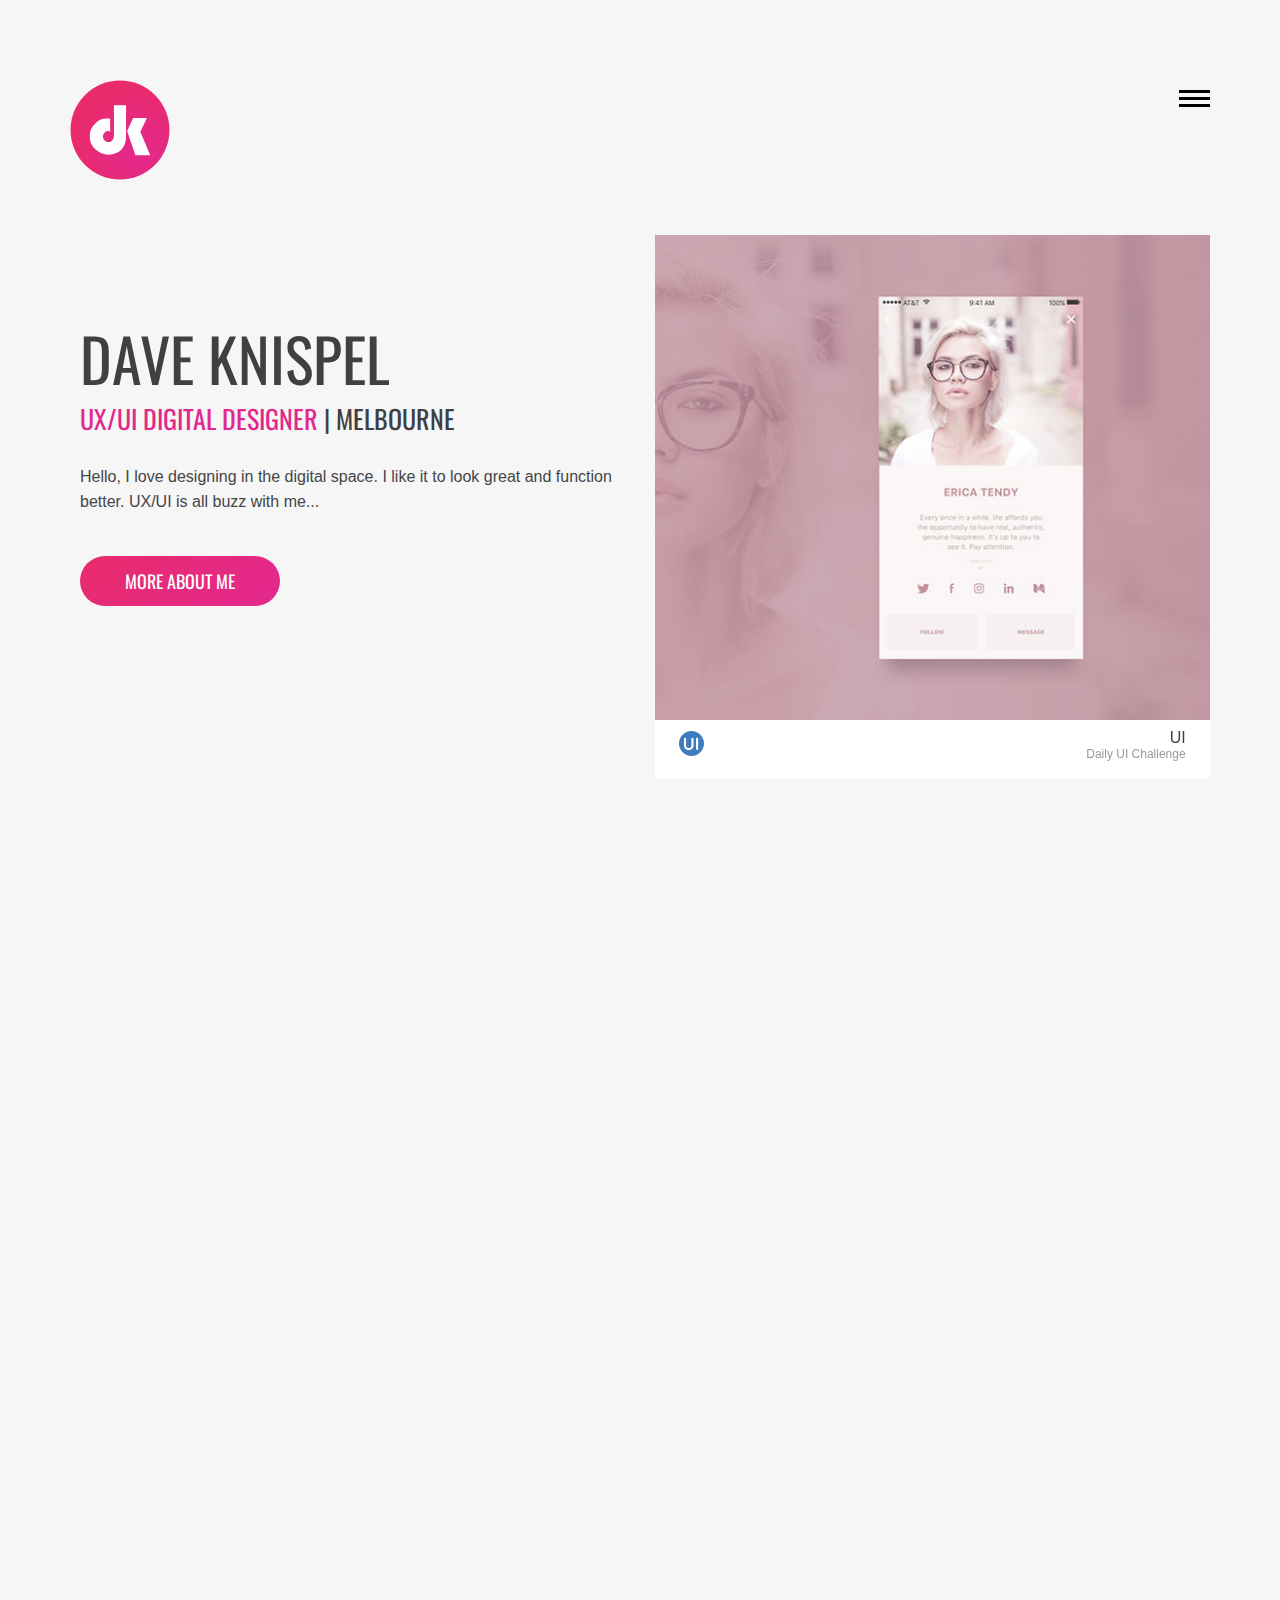
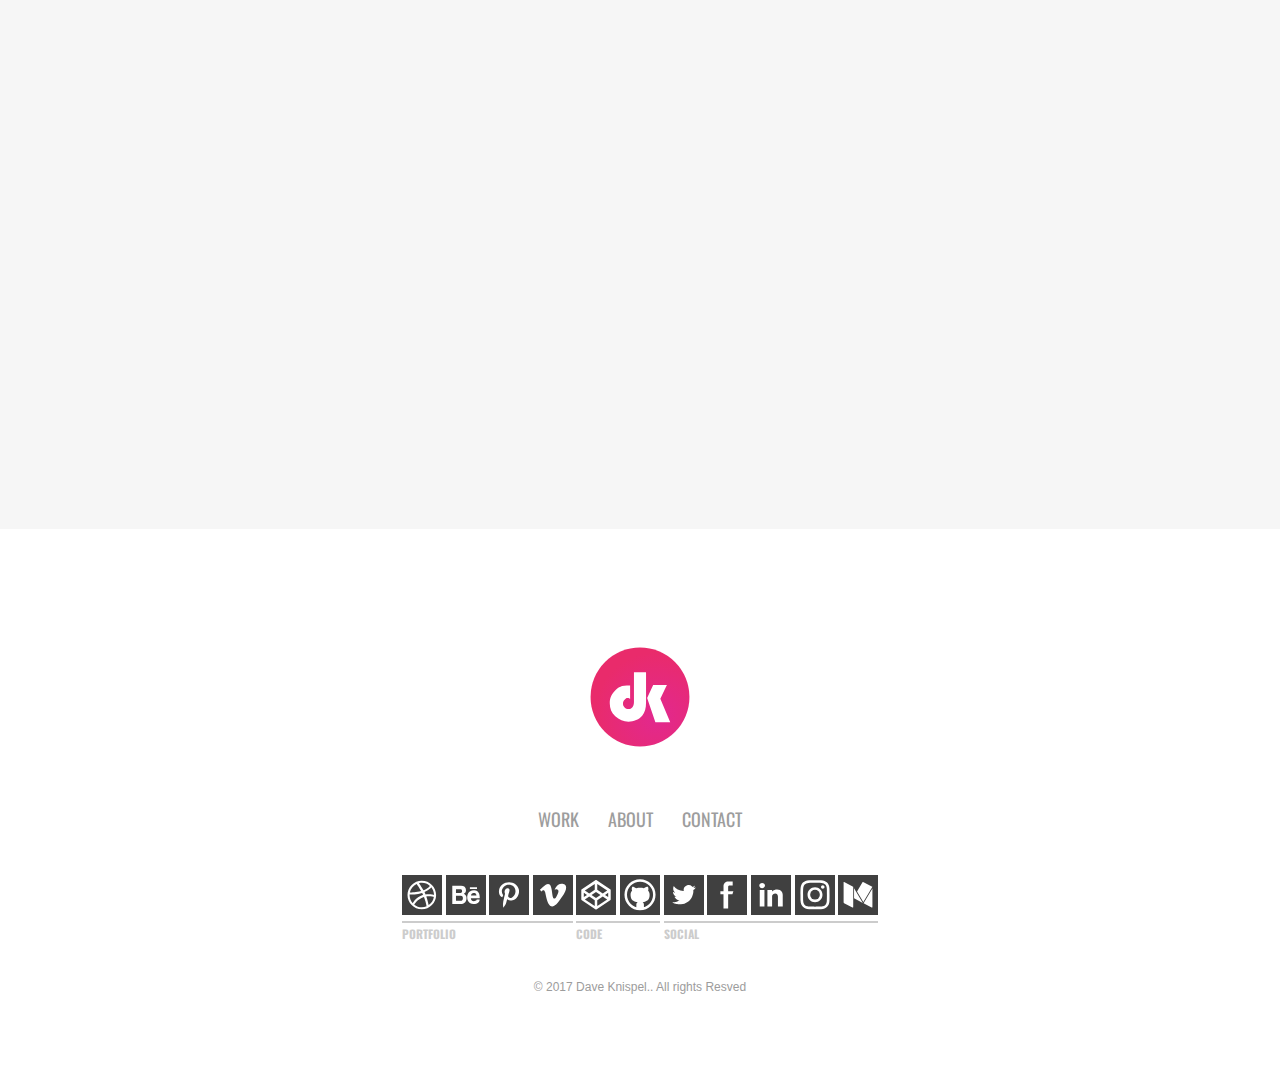
<file: index.html>
<!DOCTYPE HTML>

 <html>

    <head>

    	<meta name="viewport" content="width=device-width, initial-scale=1, maximum-scale=1" />

        <meta charset="utf-8">

        <!-- Description, Keywords and Author -->

        <meta name="description" content="">

        <meta name="author" content="">

        

        <title>:: Dave Knispel | UX/UI Digital Designer ::</title>

        <!-- Favicon -->

        <link rel="apple-touch-icon" sizes="180x180" href="favicon/apple-touch-icon.png">
        <link rel="icon" type="image/png" href="favicon/favicon-32x32.png" sizes="32x32">
        <link rel="icon" type="image/png" href="/avicon/favicon-16x16.png" sizes="16x16">
        <link rel="manifest" href="/favicon/manifest.json">
        <link rel="mask-icon" href="favicon/safari-pinned-tab.svg" color="#e2288f">
        <meta name="theme-color" content="#ffffff">



        <!-- style -->

        <link href="css/style.css" rel="stylesheet" type="text/css">

        <!-- style -->

        <!-- bootstrap -->

        <link href="css/bootstrap.min.css" rel="stylesheet" type="text/css">

        <!-- responsive -->

        <link href="css/responsive.css" rel="stylesheet" type="text/css">

        <!-- font-awesome -->

        <link href="css/font-awesome.min.css" rel="stylesheet" type="text/css">

        <!-- font-awesome -->

        <link href="css/set2.css" rel="stylesheet" type="text/css">

        <link href="css/normalize.css" rel="stylesheet" type="text/css">

        <link href="css/component.css"  rel="stylesheet" type="text/css" >

      

	</head>



    <body>

    

    	<!-- header -->

        	<header role="header">

            	<div class="container">

                	<!-- logo -->

                    	<h1>

                        	<a class="logo" href="index.html" title="Dave Knispel | UX/UI Digital Design"><object id="logo" data="images/logo.svg" type="image/svg+xml"></object></a>

                        </h1>

                    <!-- logo -->

                    <!-- nav -->

                    <nav role="header-nav" class="navy">

                        <ul>

                            <li class="nav-active"><a href="index.html" title="Work">Work</a></li>

                            <li><a href="about.html" title="About">About</a></li>

                            <!--<li><a href="blog.html" title="Blog">Blog</a></li>-->

                            <li><a href="contact.html" title="Contact">Contact</a></li>

                        </ul>

                    </nav>

                    <!-- nav -->

                </div>

            </header>

        <!-- header -->

        <!-- main -->

        <main role="main-home-wrapper" class="container">

        	

            <div class="row">

            

            	<section class="col-xs-12 col-sm-6 col-md-6 col-lg-6 ">

                	<article role="pge-title-content">

                    	<header>

                        	<h2><span class="mainName">DAVE KNISPEL</span> UX/UI DIGITAL DESIGNER <span>| MELBOURNE</span></h2>

                        </header>

                        <p>Hello, I love designing in the digital space. I like it to look great and function better. UX/UI is all buzz with me...</p>
                        <a class="button1" href="about.html">More about me</a>

                    </article>

                </section>

                

                <section class="col-xs-12 col-sm-6 col-md-6 col-lg-6 grid">

                            <figure class="effect-dave">

                                    <a href="DailyUI.html"></a>

                                    <div class="buttonWrap"><img src="images/home-images/dailyUI2.jpg" alt="" class="img-responsive"/>

                                        <figcaption>            

                                            <div class="logoBrand" title="#">
                                                <object id="logoBrand" data="images/home-images/logos/dailyui.svg" type="image/svg+xml"></object>
                                            </div>

                                            <div class="textAreaWorkButton">
                                                <h2>UI</h2>
                                                <h4>Daily UI Challenge</h4>
                                            </div>      

                                        </figcaption>

                                    </div>

                                </figure>

                </section>

                

                <div class="clearfix"></div>

                

                <section class="col-xs-12 col-sm-6 col-md-6 col-lg-6 grid">

                	<ul class="grid-lod effect-2" id="grid">
               

                        <li>

                            <figure class="effect-dave">

                                    <a href="https://www.behance.net/gallery/45263323/Twitter-Redesign-Gradient-Makeover-with-new-animation" target="_blank"></a>

                                    <div class="buttonWrap"><img src="images/home-images/twitter.jpg" alt="" class="img-responsive"/>

                                        <figcaption>            

                                            <div class="logoBrand" title="#">
                                                <object id="logoBrand" data="images/home-images/logos/twitter.svg" type="image/svg+xml"></object>
                                            </div>

                                            <div class="textAreaWorkButton">
                                                <h2>UI Mockup</h2>
                                                <h4>Twitter | Re-design</h4>
                                            </div>      

                                        </figcaption>

                                    </div>

                                </figure>

                        </li>

                             <li>

                            <figure class="effect-dave">

                                <a href="https://vimeo.com/daveknispel/" target="_blank"></a>

                                <div class="buttonWrap"><img src="images/home-images/micro.jpg" alt="" class="img-responsive"/>

                                    <figcaption>            

                                        <div class="logoBrand" title="#">
                                            <object id="logoBrand" data="images/home-images/logos/micro.svg" type="image/svg+xml"></object>
                                        </div>

                                        <div class="textAreaWorkButton">
                                            <h2>Micro Interactions | Videos</h2>
                                            <h4>Vimeo | Examples</h4>
                                        </div>      

                                    </figcaption>

                                </div>

                            </figure>



                    </ul>

                </section>

                

                <section class="col-xs-12 col-sm-6 col-md-6 col-lg-6 grid">

                	<section class="grid-lod effect-2" id="grid">


                     <li>

                            <figure class="effect-dave">

                                    <a href="images/home-images/bluelink.pdf" target="_blank"></a>

                                    <div class="buttonWrap"><img src="images/home-images/bluelink.jpg" alt="" class="img-responsive"/>

                                        <figcaption>            

                                            <div class="logoBrand" title="#">
                                                <object id="logoBrand" data="images/home-images/logos/bluelink.svg" type="image/svg+xml"></object>
                                            </div>

                                            <div class="textAreaWorkButton">
                                                <h2>UI Mockup</h2>
                                                <h4>Blue Link | Payment App</h4>
                                            </div>      

                                        </figcaption>

                                    </div>

                                </figure>

                        </li>


                   
                        </li>

                    </ul>

                </section>

                <div class="clearfix"></div>

            </div>

        </main>

    	<!-- main -->

        <!-- footer -->

        <footer role="footer">

            <!-- logo -->

                <h1>

                    <a class="logo" href="index.html" title="Dave Knispel | UX/UI Digital Design"><object id="logo" data="images/logo.svg" type="image/svg+xml"></object></a>

                </h1>

            <!-- logo -->

            <!-- nav -->

            <nav role="footer-nav">

            	<ul>

                	<li><a href="index.html" title="Work">Work</a></li>

                    <li><a href="about.html" title="About">About</a></li>

                    <!--<li><a href="blog.html" title="Blog">Blog</a></li>-->

                    <li><a href="contact.html" title="Contact">Contact</a></li>

                </ul>

            </nav>

            <!-- nav -->

                <div id="social">

                  <div class="portfolio socialItems">
                    <a class="dribbble" href="https://dribbble.com/DaveKnispel" target="_blank"><svg class="icon"><use xlink:href="#dribbble" /></svg></a>
                  <a class="behance" href="https://www.behance.net/daveknispel" target="_blank"><svg class="icon"><use xlink:href="#behance" /></svg></a>
                    <a class="pinterest" href="https://au.pinterest.com/daveknispel/my-work/" target="_blank"><svg class="icon"><use xlink:href="#pinterest" /></svg></a>
                    
                    <a class="vimeo" href="https://vimeo.com/daveknispel/" target="_blank"><svg class="icon"><use xlink:href="#vimeo" /></svg></a>
                    <h3 class="socialTag">Portfolio</h3>
                  </div>
                  <div class="code socialItems">
                    <a class="codepen" href="http://codepen.io/daveknispel/#" target="_blank"><svg class="icon"><use xlink:href="#codepen" /></svg></a>
                    <a class="github" href="https://github.com/daveknispel" target="_blank"><svg class="icon"><use xlink:href="#github" /></svg></a>
                    <h3 class="socialTag">Code</h3>
                  </div> 
                  <div class="socialMedia socialItems">
                    <a class="twitter" href="https://twitter.com/DaveKnispel" target="_blank"><svg class="icon"><use xlink:href="#twitter" /></svg></a>
                    <a class="facebook" href="https://www.facebook.com/daveknispeldesign/" target="_blank"><svg class="icon"><use xlink:href="#facebook" /></svg></a>
                    <a class="linkedin" href="https://www.linkedin.com/in/daveknispel" target="_blank"><svg class="icon"><use xlink:href="#linkedin" /></svg></a>
                    <a class="instagram" href="https://www.instagram.com/daveknispel/" target="_blank"><svg class="icon"><use xlink:href="#instagram" /></svg></a>
                    <a class="medium" href="https://medium.com/@daveknispel" target="_blank"><svg class="icon"><use xlink:href="#medium" /></svg></a>
                    <h3 class="socialTag">Social</h3>
                  </div>

                </div>


            <p class="copy-right">&copy; 2017  Dave Knispel.. All rights Resved</p>

        </footer>

        <!-- footer -->

      <svg xmlns="http://www.w3.org/2000/svg" style="display: none;">

        <symbol id="dribbble" viewBox="0 0 242.7 242.7">
    <g>
    <path class="st0" d="M125.4,122c1-0.3,1.9-0.6,2.9-0.9c-1.9-4.2-3.9-8.4-6-12.6c-37,11.1-73,10.6-76.2,10.5c0,0.8,0,1.5,0,2.3
        c0,19,7.2,36.4,19.1,49.5C66.8,168,87.1,134.3,125.4,122z"/>
    <path class="st0" d="M132.9,133.5C91,148.1,76,177,74.7,179.8c12.6,9.8,28.4,15.6,45.5,15.6c10.3,0,20.1-2.1,29-5.9
        c-1.1-6.5-5.4-29.1-15.8-56.2C133.2,133.4,133,133.5,132.9,133.5z"/>
    <path class="st0" d="M116.2,97.2C103.9,75.4,90.6,57,88.7,54.3c-20.7,9.8-36.2,28.9-41.1,51.8C50.9,106.2,81.5,106.4,116.2,97.2z"
        />
    <path class="st0" d="M169.3,66c-13.1-11.6-30.3-18.7-49.2-18.7c-6,0-11.8,0.7-17.4,2.1c2,2.7,15.5,21.1,27.7,43.3
        C156.9,82.8,168,67.9,169.3,66z"/>
    <path class="st0" d="M147.2,129.9c9.7,26.6,13.6,48.3,14.4,52.8c16.6-11.2,28.5-29,31.8-49.6C190.9,132.3,170.5,126.2,147.2,129.9z
        "/>
    <path class="st0" d="M0,0v243h243V0H0z M120.2,207.9c-47.9,0-86.8-38.9-86.8-86.7c0-47.8,38.9-86.7,86.8-86.7
        c47.9,0,86.8,38.9,86.8,86.7C207,169,168.1,207.9,120.2,207.9z"/>
    <path class="st0" d="M136.2,103.7c1.7,3.5,3.4,7.1,4.9,10.7c0.5,1.3,1.1,2.6,1.6,3.8c24.7-3.1,49.2,1.9,51.6,2.4
        c-0.2-17.5-6.4-33.5-16.7-46.1C176,76.6,163.6,92.5,136.2,103.7z"/>
</g>

    </symbol>
  
  <symbol id="behance" viewBox="0 0 242.7 242.7">
<path class="svgColor" d="M102.3,137v6.6c0,7.1-5.7,12.8-12.8,12.8h-29v-31h30.2C97.1,125.4,102.3,130.6,102.3,137z M97.5,99.8v-4.9
    c0-5-4-9-9-9h-28v22.9h28C93.5,108.8,97.5,104.8,97.5,99.8z M242.7,0l0.1,243H-0.4L0,0H242.7z M145,85.5h43.3V73.8H145V85.5z
     M124.5,139c0-18.9-16.7-24.8-16.7-24.8s13.5-3.4,13.5-21.1c0-18.5-12.5-27.2-29.7-27.2c-20.8,0-53.4,0-53.4,0v110.8h50.3
    c0,0,12.7,0,22.1-6.9C119.9,163,124.5,154.2,124.5,139z M170.4,92.8c-39.1,0-41.4,33.2-41.4,45s6.9,38.2,37.7,38.2
    c28.7,0,34.3-13.6,36-18.4c1.7-4.8,1.2-8.8,1.2-8.8h-18.1c0,0,1.5,9.9-17.1,9.9c-18.6,0-17.7-17.4-17.7-17.4h53.4
    C204.3,141.3,210,92.8,170.4,92.8z M169.2,109c-16.4,0-17.7,16.1-17.7,16.1H185C185,125,185.6,109,169.2,109z"/>
  </symbol>
  
  <symbol id="facebook" viewBox="0 0 242.7 242.7">
  <path class="svgColor" d="M0,0l-0.4,243h243.2L242.7,0H0z M154.2,117.4h-25.8v86.5h-28.3v-86.5H81.2V98h19v-31
    c0-15.6,12.7-28.3,28.3-28.3h27.3v24.6h-19.7c-4.3,0-7.8,3.5-7.8,7.8V98h31.7L154.2,117.4z"/>
  </symbol>

  <symbol id="vimeo" viewBox="0 0 242.7 242.7">
  <path class="svgColor" d="M0,0l-0.4,243h243.2L242.7,0H0z M185.7,118.8c-5.6,7.8-29.4,46-43.9,59.4c-15.1,13.8-32.2,20.8-45.5,0
    S77,115.4,73.9,104.7c-3.1-10.6-7.5-13.8-12.4-12.4s-11.4,7.9-11.4,7.9l-7.7-10.5c0,0,18.4-18.9,32.9-28.9s26.6-8.6,33.1,8.6
    c6.5,17.3,9.1,52.9,12.1,63.4s12.4,14.7,20.5,0s18.7-33.8,10.7-42.4c-7.9-8.6-20.3,0.7-20.3,0.7s11-42.7,47.8-38.2
    C216.1,57.4,197.6,102,185.7,118.8z"/>
  </symbol>
  
  <symbol id="pinterest" viewBox="0 0 242.7 242.7">
<path class="svgColor" d="M0,0l-0.4,243h243.2L242.7,0H0z M155.4,148.7c-18.5,9.6-33.5,4.9-37.5,2.9c-3.9-2-7.3-6.7-7.3-6.7
    s-4.6,19.6-8.2,29.7S87,198.5,87,198.5s-3.8-15.3-1.1-32s11.5-52.7,11.5-52.7s-5.3-10.6-0.9-21.1c4.4-10.5,12-15.3,22-11.5
    c10,3.8,5.2,18.1,4.1,21.6c-1.1,3.5-8,21.4-5.9,27.6c2.1,6.2,16.8,19.4,34.6-4.9c17.8-24.3,7.9-50.4-7-60
    c-10.7-6.8-36.5-14.3-55.4,7c-23.4,26.4-2.7,49.2-2.7,49.2l-5.5,12.7c0,0-22.2-4.4-20.2-36.9s32.8-53,61.6-52.8
    s48.6,15.6,57.5,38.6C188.7,106.2,173.9,139.2,155.4,148.7z"/>
  </symbol>

  <symbol id="twitter" viewBox="0 0 242.7 242.7">
<path class="svgColor" d="M0,0l-0.4,243h243.2L242.7,0H0z M186.2,84.8c-4.1,3.6-8.7,6.7-8.7,6.7s3.7,15.5-6.6,38.9
    c-10.2,23.4-32.2,41.6-55.6,45.5c-23.4,4-35.8,1.6-45.3-1.1c-9.5-2.7-19.7-9.8-19.7-9.8s16.6,0.4,26.8-3
    c10.2-3.4,16.2-8.5,16.2-8.5s-10.9-0.9-19.6-8.5s-9.1-13.3-9.1-13.3s4.5,1,8.9,1s5.1-0.3,5.1-0.3s-12.3-3.4-19.2-14.6
    c-6.8-11.2-5.1-15.5-5.1-15.5s2.6,2.1,7.1,3.5s7.2,0.4,7.2,0.4s-11.6-6.4-12.5-19.7s3.5-19.6,3.5-19.6s7.9,14.5,28.1,22.7
    s32.3,7.7,32.3,7.7s-6.2-23,17.6-32.9s34,7.7,34,7.7s7.5-2.2,11-4s5.6-4.2,5.6-4.2s-1.2,4.9-4.3,8.9c-3.1,4-7.4,7.9-7.4,7.9
    s4.7-1.2,8.8-2.6c4.1-1.4,6.8-2.4,6.8-2.4S190.4,81.1,186.2,84.8z"/>
  </symbol>
  
  <symbol id="instagram" viewBox="0 0 242.7 242.7">
    <path class="svgColor" d="M242.7,0H0l-0.4,243h243.2L242.7,0z M209.7,122c0,21.8-0.1,24.9-0.5,34c-0.4,9.4-1.9,15.8-4.1,21.4
      c-2.3,5.8-5.3,10.7-10.2,15.6c-4.9,4.9-9.8,7.9-15.6,10.2c-5.6,2.2-12,3.7-21.4,4.1c-9.4,0.4-12.4,0.5-36.4,0.5
      c-24,0-27-0.1-36.4-0.5c-9.4-0.4-15.8-1.9-21.4-4.1C57.8,201,52.9,198,48,193.1s-7.9-9.8-10.2-15.6c-2.2-5.6-3.7-12-4.1-21.4
      c-0.4-9.4-0.5-12.4-0.5-36.4c0-24,0.1-27,0.5-36.4c0.4-9.4,1.9-15.8,4.1-21.4C40.1,56,43.1,51.1,48,46.2
      c4.9-4.9,9.8-7.9,15.6-10.2c5.6-2.2,12-3.7,21.4-4.1c9-0.4,12.1-0.5,33.1-0.5h6.6c20.9,0,24.1,0.1,33.1,0.5
      c9.4,0.4,15.8,1.9,21.4,4.1c5.8,2.3,10.7,5.3,15.6,10.2c4.9,4.9,7.9,9.8,10.2,15.6c2.2,5.6,3.7,12,4.1,21.4
      c0.4,9.1,0.5,12.2,0.5,34V122z"/>
    <path class="svgColor" d="M190.2,67.6c-1.6-4.1-3.5-7.1-6.6-10.1c-3.1-3.1-6-5-10.1-6.6c-3.1-1.2-7.8-2.6-16.4-3
      c-9.3-0.4-12.1-0.5-35.7-0.5c-23.6,0-26.4,0.1-35.7,0.5c-8.6,0.4-13.3,1.8-16.4,3c-4.1,1.6-7.1,3.5-10.1,6.6
      c-3.1,3.1-5,6-6.6,10.1c-1.2,3.1-2.6,7.8-3,16.4c-0.4,9.3-0.5,12.1-0.5,35.7c0,23.6,0.1,26.4,0.5,35.7c0.4,8.6,1.8,13.3,3,16.4
      c1.6,4.1,3.5,7.1,6.6,10.1c3.1,3.1,6,5,10.1,6.6c3.1,1.2,7.8,2.6,16.4,3c9.3,0.4,12.1,0.5,35.7,0.5s26.4-0.1,35.7-0.5
      c8.6-0.4,13.3-1.8,16.4-3c4.1-1.6,7.1-3.5,10.1-6.6c3.1-3.1,5-6,6.6-10.1c1.2-3.1,2.6-7.8,3-16.4c0.4-9.3,0.5-12.1,0.5-35.7
      c0-23.6-0.1-26.4-0.5-35.7C192.9,75.4,191.4,70.7,190.2,67.6z M121.4,165c-25,0-45.3-20.3-45.3-45.3c0-25,20.3-45.3,45.3-45.3
      c25,0,45.3,20.3,45.3,45.3C166.7,144.7,146.4,165,121.4,165z M168.5,83.1c-5.8,0-10.6-4.7-10.6-10.6c0-5.8,4.7-10.6,10.6-10.6
      c5.8,0,10.6,4.7,10.6,10.6C179.1,78.4,174.4,83.1,168.5,83.1z"/>
    <circle class="svgColor" cx="121.4" cy="119.6" r="29.4"/>
  </g>
  </symbol>

  <symbol id="linkedin" viewBox="0 0 242.7 242.7">
  <path class="svgColor" d="M0,0l-0.4,243h243.2L242.7,0H0z M81.6,191.1H53.1V91.7h28.5L81.6,191.1L81.6,191.1z M67.6,80.3
    c-9.5,0-17.3-7.2-17.3-16.1S58,48.2,67.6,48.2s17.3,7.2,17.3,16.1S77.1,80.3,67.6,80.3z M192.6,191.1h-29.2v-58.9
    c0-0.1,0.4-9.5-4.9-15.1c-2.6-2.8-6.3-4.2-10.8-4.2c-11.4,0-17.2,8.2-19.6,13.2v65H99.6V91.7h28.5v8.4c9.3-7.6,19.8-11.6,30.3-11.6
    c27,0,34.1,21.1,34.1,32.2L192.6,191.1L192.6,191.1z"/>
  </symbol>
  
  <symbol id="github" viewBox="0 0 242.7 242.7">
  <g>
    <path class="svgColor" d="M242.7,0H0l-0.4,243h243.2L242.7,0z M188.1,186.3c-18.4,18.4-40.6,27.6-66.7,27.6c-26,0-48.2-9.2-66.7-27.6
      s-27.6-40.6-27.6-66.7c0-26,9.2-48.2,27.6-66.7s40.6-27.6,66.7-27.6c26,0,48.2,9.2,66.7,27.6s27.6,40.6,27.6,66.7
      C215.7,145.7,206.5,167.9,188.1,186.3z"/>
    <path class="svgColor" d="M152.4,46.7c-9.8-4.2-20.1-6.3-30.9-6.3c-10.8,0-21.1,2.1-30.9,6.3c-9.3,3.9-17.7,9.6-25,16.9
      c-7.4,7.4-13,15.7-16.9,25c-4.2,9.8-6.3,20.1-6.3,30.9c0,10.8,2.1,21.1,6.3,30.9c3.9,9.3,9.6,17.7,16.9,25
      c7.4,7.4,15.7,13,25,16.9c3.2,1.2,6,2.2,8.5,2.9v-14.4c0-7.6,2.5-13,7.4-16.2c-1.2-0.2-2.9-0.6-5-0.9c-2.1-0.4-3.4-0.6-3.9-0.6
      c-2.7-0.5-5.5-1.2-8.5-2.2c-2.5-1-5-2.3-7.7-4.1c-2.9-2-5.3-3.8-7-5.5c-2.2-2.2-4.1-4.8-5.5-7.7c-1.5-2.9-2.6-6.5-3.3-10.7
      c-1-5.4-1.5-9.8-1.5-13.3c0-9.8,3.1-17.9,9.2-24.3c-2.7-6.9-2.3-14.9,1.1-23.9c0.2-0.2,0.5-0.4,0.7-0.4H78c0.5,0,1.4,0.2,2.8,0.6
      c1.3,0.4,2.1,0.6,2.4,0.6c1.2,0.2,3.6,1.2,7,2.9c2.5,1.2,5.5,3.1,9.2,5.5c7.4-2,14.9-2.9,22.5-2.9c8.6,0,16.2,1,22.8,2.9
      c4.9-3.7,9.6-6.3,14-7.7c4.4-1.5,7.2-2.1,8.5-1.8h2.2c3.7,9.1,4.1,17.2,1.1,24.3c6.1,6.4,9.2,14.5,9.2,24.3
      c0,4.7-0.4,9.1-1.1,13.3c-0.7,3.4-2,7-3.7,10.7c-1.5,2.9-3.3,5.5-5.5,7.7c-2.2,2.2-4.4,4.1-6.6,5.5c-2.2,1.5-4.9,2.8-8.1,4.1
      c-2.9,1-5.8,1.7-8.5,2.2c-2.7,0.2-5.7,0.6-8.8,1.1c5.2,3.7,7.7,9.2,7.7,16.6v14c2.7-0.7,5.2-1.6,7.4-2.6c9.3-3.9,17.7-9.6,25-16.9
      c7.4-7.4,13-15.7,16.9-25c4.2-9.8,6.3-20.1,6.3-30.9c0-10.8-2.1-21.1-6.3-30.9c-3.9-9.3-9.6-17.7-16.9-25
      C170,56.3,161.7,50.7,152.4,46.7z"/>
  </g>
  </symbol>

  <symbol id="codepen" viewBox="0 0 242.7 242.7">
    <path class="svgColor" d="M242.7,0H0l-0.4,243h243.2L242.7,0z M210.7,146.8c0,0.3,0,0.7-0.1,1c0,0.1,0,0.2-0.1,0.3
      c0,0.2-0.1,0.4-0.1,0.6c0,0.1-0.1,0.2-0.1,0.4c-0.1,0.2-0.1,0.4-0.2,0.6c-0.1,0.1-0.1,0.2-0.2,0.4c-0.1,0.2-0.2,0.3-0.3,0.5
      c-0.1,0.1-0.1,0.2-0.2,0.4c-0.1,0.2-0.2,0.3-0.3,0.5c-0.1,0.1-0.2,0.2-0.3,0.3c-0.1,0.1-0.2,0.3-0.4,0.4c-0.1,0.1-0.2,0.2-0.3,0.3
      c-0.1,0.1-0.3,0.2-0.4,0.4c-0.1,0.1-0.2,0.2-0.3,0.3c0,0-0.1,0.1-0.1,0.1l-81.6,54.4c-1.3,0.9-2.8,1.3-4.3,1.3
      c-1.5,0-3-0.4-4.3-1.3l-81.6-54.4c0,0-0.1-0.1-0.1-0.1c-0.1-0.1-0.2-0.2-0.3-0.3c-0.2-0.1-0.3-0.2-0.4-0.4
      c-0.1-0.1-0.2-0.2-0.3-0.3c-0.1-0.1-0.3-0.3-0.4-0.4c-0.1-0.1-0.2-0.2-0.3-0.3c-0.1-0.2-0.2-0.3-0.3-0.5c-0.1-0.1-0.2-0.2-0.2-0.4
      c-0.1-0.2-0.2-0.3-0.3-0.5c-0.1-0.1-0.1-0.2-0.2-0.4c-0.1-0.2-0.1-0.4-0.2-0.6c0-0.1-0.1-0.2-0.1-0.4c-0.1-0.2-0.1-0.4-0.1-0.6
      c0-0.1,0-0.2-0.1-0.3c0-0.3-0.1-0.7-0.1-1V92.4c0-0.3,0-0.7,0.1-1c0-0.1,0-0.2,0.1-0.3c0-0.2,0.1-0.4,0.1-0.6
      c0-0.1,0.1-0.2,0.1-0.4c0.1-0.2,0.1-0.4,0.2-0.6c0.1-0.1,0.1-0.3,0.2-0.4c0.1-0.2,0.2-0.3,0.3-0.5c0.1-0.1,0.1-0.2,0.2-0.4
      c0.1-0.2,0.2-0.3,0.3-0.5c0.1-0.1,0.2-0.2,0.3-0.3c0.1-0.1,0.2-0.3,0.4-0.4c0.1-0.1,0.2-0.2,0.3-0.3c0.1-0.1,0.3-0.2,0.4-0.4
      c0.1-0.1,0.2-0.2,0.3-0.3c0,0,0.1-0.1,0.1-0.1l81.6-54.4c2.6-1.7,5.9-1.7,8.5,0l81.6,54.4c0,0,0.1,0.1,0.1,0.1
      c0.1,0.1,0.2,0.2,0.3,0.3c0.1,0.1,0.3,0.2,0.4,0.4c0.1,0.1,0.2,0.2,0.3,0.3c0.1,0.1,0.3,0.3,0.4,0.4c0.1,0.1,0.2,0.2,0.3,0.3
      c0.1,0.2,0.2,0.3,0.3,0.5c0.1,0.1,0.1,0.2,0.2,0.4c0.1,0.2,0.2,0.3,0.3,0.5c0.1,0.1,0.1,0.2,0.2,0.4c0.1,0.2,0.1,0.4,0.2,0.6
      c0,0.1,0.1,0.2,0.1,0.4c0.1,0.2,0.1,0.4,0.1,0.6c0,0.1,0,0.2,0.1,0.3c0,0.3,0.1,0.7,0.1,1V146.8z"/>
    <polygon class="svgColor" points="113.7,89.8 113.7,54 53.6,94.1 80.5,112     "/>
    <polygon class="svgColor" points="53.6,148.4 113.7,188.5 113.7,152.7 80.5,130.5    "/>
    <polygon class="svgColor" points="47.5,108.4 47.5,134.1 66.7,121.2     "/>
    <polygon class="svgColor" points="189.2,94.1 129.1,54 129.1,89.8 162.3,112     "/>
    <polygon class="svgColor" points="121.4,103.1 94.3,121.2 121.4,139.4 148.5,121.2     "/>
    <polygon class="svgColor" points="195.3,134.1 195.3,108.4 176.1,121.2    "/>
    <polygon class="svgColor" points="129.1,152.7 129.1,188.5 189.2,148.4 162.3,130.5    "/>
  </g>
  </symbol>
  
  <symbol id="medium" viewBox="0 0 242.7 242.7">
  <path class="svgColor" d="M242.7,0H0l-0.4,243h243.2L242.7,0z M92.3,193.8c0,2.3-1.2,3.6-2.9,3.6c-0.6,0-1.3-0.2-2-0.5l-50.2-25.9
    c-1.8-0.9-3.2-3.3-3.2-5.4V45c0-0.7,0.2-1.3,0.5-1.8c0.3-0.4,0.8-0.7,1.4-0.7c0.4,0,0.8,0.1,1.3,0.4l3.2,1.7L91.6,71
    c0.4,0.2,0.7,0.7,0.7,1.2V193.8z M97.4,141.8V80l53.1,89.2L97.4,141.8z M115.5,100.2l34.1-57.3c0.4-0.6,1-1,1.7-1c0,0,0,0,0.1,0
    c0.3,0,0.5,0.1,0.8,0.2l55.4,28.6c0.7,0.4,0.9,1.2,0.5,1.9l-54.5,91.5L115.5,100.2z M208.8,193.7c0,3.1-2.2,4.5-4.8,3.1l-48.8-25.2
    l53.6-90.1V193.7z"/>
  </symbol>
  
</svg>

        <!-- jQuery (necessary for Bootstrap's JavaScript plugins) -->

        <script src="js/jquery.min.js" type="text/javascript"></script>

        <!-- custom -->

		<script src="js/nav.js" type="text/javascript"></script>

        <script src="js/custom.js" type="text/javascript"></script>

        <!-- Include all compiled plugins (below), or include individual files as needed -->

        <script src="js/bootstrap.min.js" type="text/javascript"></script>

        <script src="js/effects/masonry.pkgd.min.js"  type="text/javascript"></script>

		<script src="js/effects/imagesloaded.js"  type="text/javascript"></script>

		<script src="js/effects/classie.js"  type="text/javascript"></script>

		<script src="js/effects/AnimOnScroll.js"  type="text/javascript"></script>

        <script src="js/effects/modernizr.custom.js"></script>

        <!-- jquery.countdown -->

        <script src="js/html5shiv.js" type="text/javascript"></script>

        <script>
window['_fs_debug'] = false;
window['_fs_host'] = 'www.fullstory.com';
window['_fs_org'] = '3YCZP';
window['_fs_namespace'] = 'FS';
(function(m,n,e,t,l,o,g,y){
    if (e in m && m.console && m.console.log) { m.console.log('FullStory namespace conflict. Please set window["_fs_namespace"].'); return;}
    g=m[e]=function(a,b){g.q?g.q.push([a,b]):g._api(a,b);};g.q=[];
    o=n.createElement(t);o.async=1;o.src='https://'+_fs_host+'/s/fs.js';
    y=n.getElementsByTagName(t)[0];y.parentNode.insertBefore(o,y);
    g.identify=function(i,v){g(l,{uid:i});if(v)g(l,v)};g.setUserVars=function(v){g(l,v)};
    g.identifyAccount=function(i,v){o='account';v=v||{};v.acctId=i;g(o,v)};
    g.clearUserCookie=function(c,d,i){if(!c || document.cookie.match('fs_uid=[`;`]*`[`;`]*`[`;`]*`')){
    d=n.domain;while(1){n.cookie='fs_uid=;domain='+d+
    ';path=/;expires='+new Date(0).toUTCString();i=d.indexOf('.');if(i<0)break;d=d.slice(i+1)}}};
})(window,document,window['_fs_namespace'],'script','user');
</script>

        <script>
  (function(i,s,o,g,r,a,m){i['GoogleAnalyticsObject']=r;i[r]=i[r]||function(){
  (i[r].q=i[r].q||[]).push(arguments)},i[r].l=1*new Date();a=s.createElement(o),
  m=s.getElementsByTagName(o)[0];a.async=1;a.src=g;m.parentNode.insertBefore(a,m)
  })(window,document,'script','https://www.google-analytics.com/analytics.js','ga');

  ga('create', 'UA-84370171-1', 'auto');
  ga('send', 'pageview');

</script>

    </body>

</html>
</file>
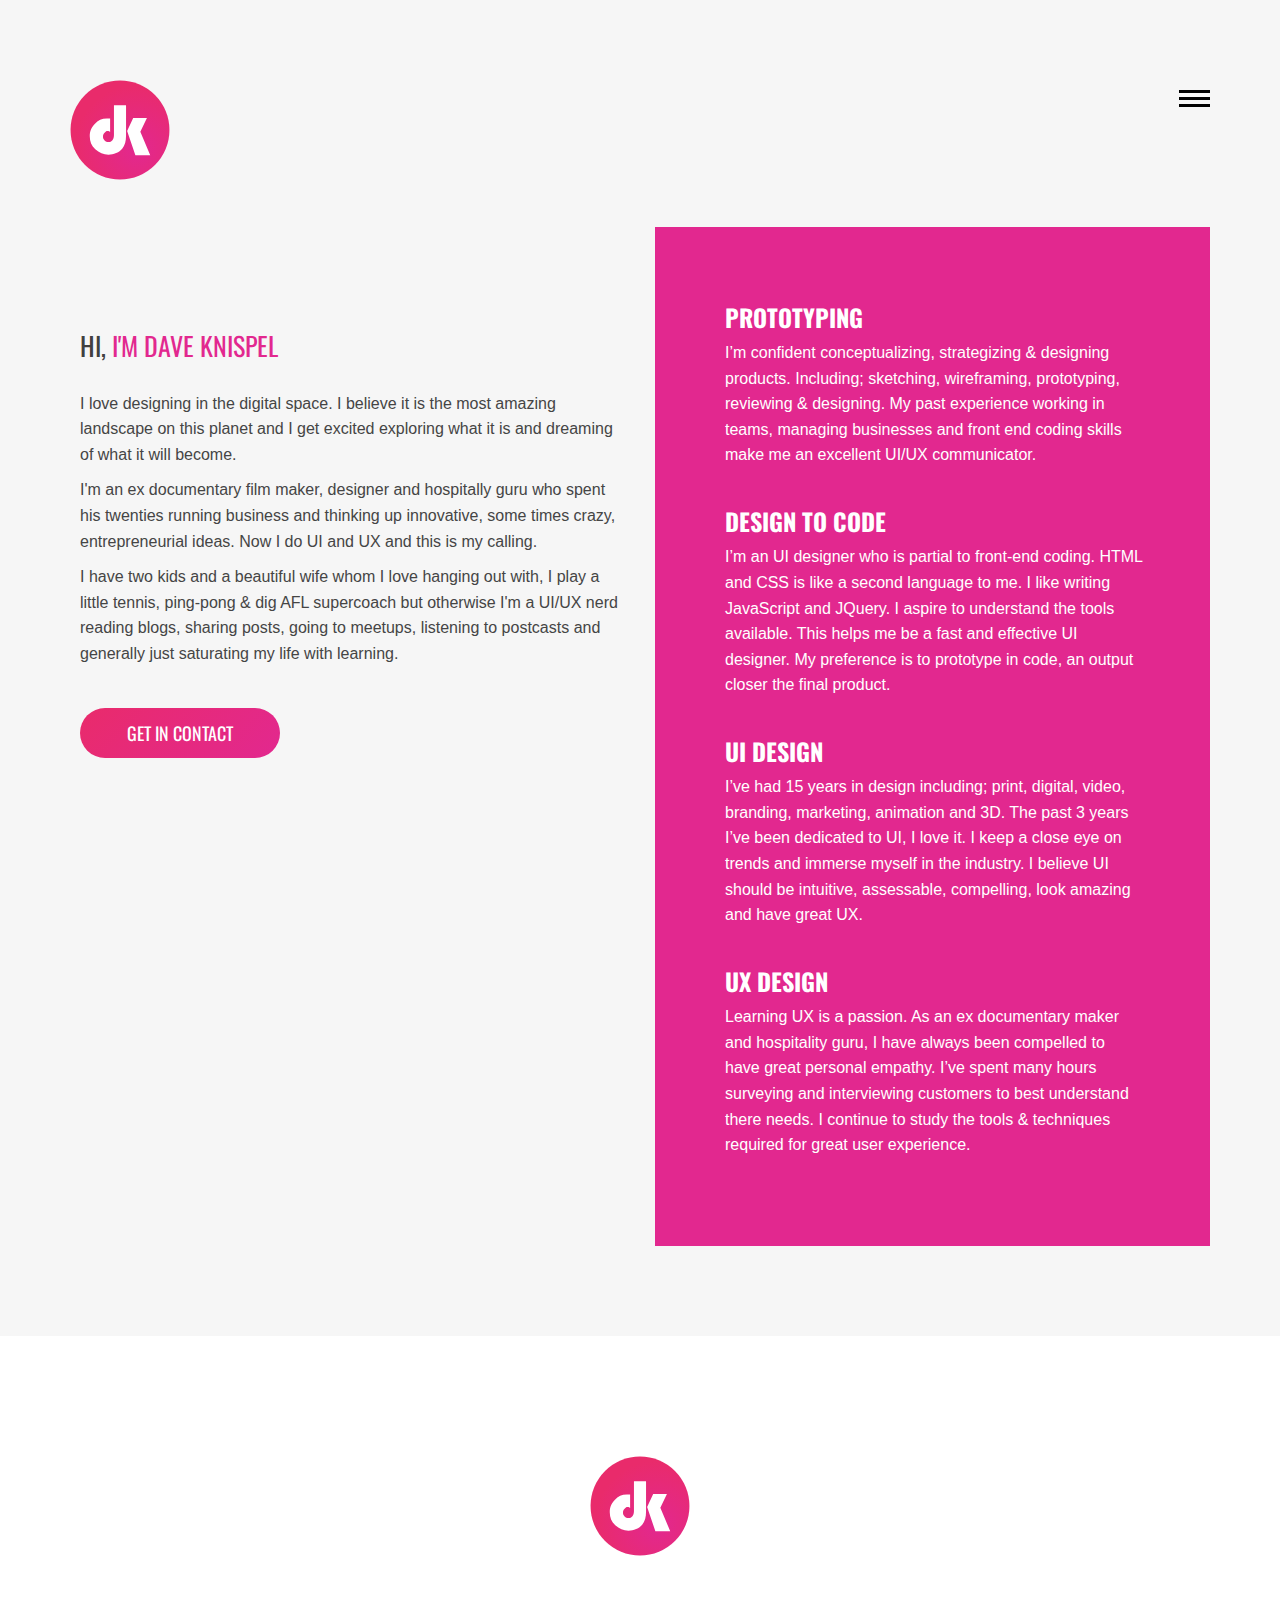
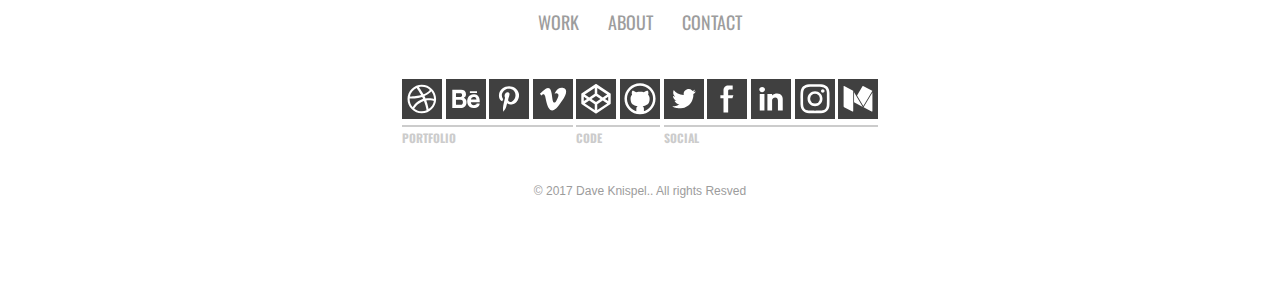
<file: about.html>
<!DOCTYPE HTML>

 <html>

    <head>

    	<meta name="viewport" content="width=device-width, initial-scale=1, maximum-scale=1" />

        <meta charset="utf-8">

        <!-- Description, Keywords and Author -->

        <meta name="description" content="">

        <meta name="author" content="">

        

         <title>:: Dave Knispel | UX/UI Digital Designer | About ::</title>

		<!-- Favicon -->

        <link rel="apple-touch-icon" sizes="180x180" href="favicon/apple-touch-icon.png">
        <link rel="icon" type="image/png" href="favicon/favicon-32x32.png" sizes="32x32">
        <link rel="icon" type="image/png" href="/avicon/favicon-16x16.png" sizes="16x16">
        <link rel="manifest" href="/favicon/manifest.json">
        <link rel="mask-icon" href="favicon/safari-pinned-tab.svg" color="#e2288f">
        <meta name="theme-color" content="#ffffff">



        <!-- style -->

        <link href="css/style.css" rel="stylesheet" type="text/css">

        <!-- style -->

        <!-- bootstrap -->

        <link href="css/bootstrap.min.css" rel="stylesheet" type="text/css">

        <!-- responsive -->

        <link href="css/responsive.css" rel="stylesheet" type="text/css">

        <!-- font-awesome -->

        <!-- <link href="css/fonts.css" rel="stylesheet" type="text/css"> -->

        <link href="css/font-awesome.min.css" rel="stylesheet" type="text/css">

        <!-- font-awesome -->

        

	</head>



    <body>

    

    	<!-- header -->

        	<header role="header">

            	<div class="container">

                	<!-- logo -->

                    	<h1>

                        	<a class="logo" href="index.html" title="Dave Knispel | UX/UI Digital Design"><object id="logo" data="images/logo.svg" type="image/svg+xml"></object></a>

                        </h1>

                    <!-- logo -->

                    <!-- nav -->

                    <nav role="header-nav" class="navy">

                        <ul>

                            <li><a href="index.html" title="Work">Work</a></li>

                            <li class="nav-active"><a href="about.html" title="About">About</a></li>

                            <!-- <li><a href="blog.html" title="Blog">Blog</a></li> -->

                            <li><a href="contact.html" title="Contact">Contact</a></li>

                        </ul>

                    </nav>

                    <!-- nav -->

                </div>

            </header>

        <!-- header -->

        <!-- main -->

        <main role="main-inner-wrapper" class="container">

        	

            <div class="row">

            

            	<section class="col-xs-12 col-sm-6 col-md-6 col-lg-6 ">

                	<article role="pge-title-content">

                    	<header>

                        	<h2><span>Hi, </span> I'm Dave Knispel</h2>

                        </header>

                        <p>I love designing in the digital space. I believe it is the most amazing landscape on this planet and I get excited exploring what it is and dreaming of what it will become.</p>
                        <p>I'm an ex documentary film maker, designer and hospitally guru who spent his twenties running business and thinking up innovative, some times crazy, entrepreneurial ideas. Now I do UI and UX and this is my calling. </p>
                        <p>I have two kids and a beautiful wife whom I love hanging out with, I play a little tennis, ping-pong & dig AFL supercoach but otherwise I'm a UI/UX nerd reading blogs, sharing posts, going to meetups, listening to postcasts and generally just saturating my life with learning. </p>

                        <a class="button1" href="contact.html">Get in Contact</a>

                        <!-- <img src="images/about-images/daveknispel.jpg" class="img-responsive"/> -->

                    </article>

                </section>

                

                <section class="col-xs-12 col-sm-12 col-md-12 col-lg-6">

                	<article class="about-content">

                        <h3>Prototyping</h3>

                    	<p>I’m confident conceptualizing, strategizing & designing products. Including; sketching, wireframing, prototyping, reviewing & designing. My past experience working in teams, managing businesses and front end coding skills make me an excellent UI/UX communicator.</p>

                        <h3>Design to Code</h3>

                        <p>I’m an UI designer who is partial to front-end coding. HTML and CSS is like a second language to me. I like writing JavaScript and JQuery. I aspire to understand the tools available. This helps me be a fast and effective UI designer. My preference is to prototype in code,  an output closer the final product.</p>

                        <h3>UI Design</h3>

                        <p>I’ve had 15 years in design including;  print, digital, video, branding, marketing, animation and 3D. The past 3 years I’ve been dedicated to UI, I  love it. I keep a close eye on trends and immerse myself in the industry. I believe UI should be intuitive, assessable, compelling, look amazing and have great UX. </p>

                        <h3>UX Design</h3>

                        <p>Learning UX is a passion. As an ex documentary maker and hospitality guru, I have always been compelled to have great personal empathy. I’ve spent many hours surveying and interviewing customers to best understand there needs.  I continue to study the tools & techniques required for great user experience.</p>

                    </article>

                </section>

                

                <div class="clearfix"></div>
      

            </div>

        </main>

    	<!-- main -->

        <!-- footer -->

        <footer role="footer">

            <!-- logo -->

                <h1>

                    <a class="logo" href="index.html" title="Dave Knispel | UX/UI Digital Design"><object id="logo" data="images/logo.svg" type="image/svg+xml"></object></a>

                </h1>

            <!-- logo -->

            <!-- nav -->

            <nav role="footer-nav">

            	<ul>

                	<li><a href="index.html" title="Work">Work</a></li>

                    <li><a href="about.html" title="About">About</a></li>

                   <!--  <li><a href="blog.html" title="Blog">Blog</a></li> -->

                    <li><a href="contact.html" title="Contact">Contact</a></li>

                </ul>

            </nav>

            <!-- nav -->

                <div id="social">

                  <div class="portfolio socialItems">
                    <a class="dribbble" href="https://dribbble.com/DaveKnispel" target="_blank"><svg class="icon"><use xlink:href="#dribbble" /></svg></a>
                                      <a class="behance" href="https://www.behance.net/daveknispel" target="_blank"><svg class="icon"><use xlink:href="#behance" /></svg></a>
                    <a class="pinterest" href="https://au.pinterest.com/daveknispel/my-work/" target="_blank"><svg class="icon"><use xlink:href="#pinterest" /></svg></a>

                    <a class="vimeo" href="https://vimeo.com/daveknispel/" target="_blank"><svg class="icon"><use xlink:href="#vimeo" /></svg></a>
                    <h3 class="socialTag">Portfolio</h3>
                  </div>
                  <div class="code socialItems">
                    <a class="codepen" href="http://codepen.io/daveknispel/#" target="_blank"><svg class="icon"><use xlink:href="#codepen" /></svg></a>
                    <a class="github" href="https://github.com/daveknispel" target="_blank"><svg class="icon"><use xlink:href="#github" /></svg></a>
                    <h3 class="socialTag">Code</h3>
                  </div> 
                  <div class="socialMedia socialItems">
                    <a class="twitter" href="https://twitter.com/DaveKnispel" target="_blank"><svg class="icon"><use xlink:href="#twitter" /></svg></a>
                    <a class="facebook" href="https://www.facebook.com/daveknispeldesign/" target="_blank"><svg class="icon"><use xlink:href="#facebook" /></svg></a>
                    <a class="linkedin" href="https://www.linkedin.com/in/daveknispel" target="_blank"><svg class="icon"><use xlink:href="#linkedin" /></svg></a>
                    <a class="instagram" href="https://www.instagram.com/daveknispel/" target="_blank"><svg class="icon"><use xlink:href="#instagram" /></svg></a>
                    <a class="medium" href="https://medium.com/@daveknispel" target="_blank"><svg class="icon"><use xlink:href="#medium" /></svg></a>
                    <h3 class="socialTag">Social</h3>
                  </div>

                </div>

            <p class="copy-right">&copy; 2017  Dave Knispel.. All rights Resved</p>

        </footer>

        <!-- footer -->

   <svg xmlns="http://www.w3.org/2000/svg" style="display: none;">

    <symbol id="dribbble" viewBox="0 0 242.7 242.7">
    <g>
  <path class="st0" d="M125.4,122c1-0.3,1.9-0.6,2.9-0.9c-1.9-4.2-3.9-8.4-6-12.6c-37,11.1-73,10.6-76.2,10.5c0,0.8,0,1.5,0,2.3
    c0,19,7.2,36.4,19.1,49.5C66.8,168,87.1,134.3,125.4,122z"/>
  <path class="st0" d="M132.9,133.5C91,148.1,76,177,74.7,179.8c12.6,9.8,28.4,15.6,45.5,15.6c10.3,0,20.1-2.1,29-5.9
    c-1.1-6.5-5.4-29.1-15.8-56.2C133.2,133.4,133,133.5,132.9,133.5z"/>
  <path class="st0" d="M116.2,97.2C103.9,75.4,90.6,57,88.7,54.3c-20.7,9.8-36.2,28.9-41.1,51.8C50.9,106.2,81.5,106.4,116.2,97.2z"
    />
  <path class="st0" d="M169.3,66c-13.1-11.6-30.3-18.7-49.2-18.7c-6,0-11.8,0.7-17.4,2.1c2,2.7,15.5,21.1,27.7,43.3
    C156.9,82.8,168,67.9,169.3,66z"/>
  <path class="st0" d="M147.2,129.9c9.7,26.6,13.6,48.3,14.4,52.8c16.6-11.2,28.5-29,31.8-49.6C190.9,132.3,170.5,126.2,147.2,129.9z
    "/>
  <path class="st0" d="M0,0v243h243V0H0z M120.2,207.9c-47.9,0-86.8-38.9-86.8-86.7c0-47.8,38.9-86.7,86.8-86.7
    c47.9,0,86.8,38.9,86.8,86.7C207,169,168.1,207.9,120.2,207.9z"/>
  <path class="st0" d="M136.2,103.7c1.7,3.5,3.4,7.1,4.9,10.7c0.5,1.3,1.1,2.6,1.6,3.8c24.7-3.1,49.2,1.9,51.6,2.4
    c-0.2-17.5-6.4-33.5-16.7-46.1C176,76.6,163.6,92.5,136.2,103.7z"/>
</g>

  </symbol>
  
  <symbol id="behance" viewBox="0 0 242.7 242.7">
<path class="svgColor" d="M102.3,137v6.6c0,7.1-5.7,12.8-12.8,12.8h-29v-31h30.2C97.1,125.4,102.3,130.6,102.3,137z M97.5,99.8v-4.9
    c0-5-4-9-9-9h-28v22.9h28C93.5,108.8,97.5,104.8,97.5,99.8z M242.7,0l0.1,243H-0.4L0,0H242.7z M145,85.5h43.3V73.8H145V85.5z
     M124.5,139c0-18.9-16.7-24.8-16.7-24.8s13.5-3.4,13.5-21.1c0-18.5-12.5-27.2-29.7-27.2c-20.8,0-53.4,0-53.4,0v110.8h50.3
    c0,0,12.7,0,22.1-6.9C119.9,163,124.5,154.2,124.5,139z M170.4,92.8c-39.1,0-41.4,33.2-41.4,45s6.9,38.2,37.7,38.2
    c28.7,0,34.3-13.6,36-18.4c1.7-4.8,1.2-8.8,1.2-8.8h-18.1c0,0,1.5,9.9-17.1,9.9c-18.6,0-17.7-17.4-17.7-17.4h53.4
    C204.3,141.3,210,92.8,170.4,92.8z M169.2,109c-16.4,0-17.7,16.1-17.7,16.1H185C185,125,185.6,109,169.2,109z"/>
  </symbol>
  
  <symbol id="facebook" viewBox="0 0 242.7 242.7">
  <path class="svgColor" d="M0,0l-0.4,243h243.2L242.7,0H0z M154.2,117.4h-25.8v86.5h-28.3v-86.5H81.2V98h19v-31
    c0-15.6,12.7-28.3,28.3-28.3h27.3v24.6h-19.7c-4.3,0-7.8,3.5-7.8,7.8V98h31.7L154.2,117.4z"/>
  </symbol>

  <symbol id="vimeo" viewBox="0 0 242.7 242.7">
  <path class="svgColor" d="M0,0l-0.4,243h243.2L242.7,0H0z M185.7,118.8c-5.6,7.8-29.4,46-43.9,59.4c-15.1,13.8-32.2,20.8-45.5,0
    S77,115.4,73.9,104.7c-3.1-10.6-7.5-13.8-12.4-12.4s-11.4,7.9-11.4,7.9l-7.7-10.5c0,0,18.4-18.9,32.9-28.9s26.6-8.6,33.1,8.6
    c6.5,17.3,9.1,52.9,12.1,63.4s12.4,14.7,20.5,0s18.7-33.8,10.7-42.4c-7.9-8.6-20.3,0.7-20.3,0.7s11-42.7,47.8-38.2
    C216.1,57.4,197.6,102,185.7,118.8z"/>
  </symbol>
  
  <symbol id="pinterest" viewBox="0 0 242.7 242.7">
<path class="svgColor" d="M0,0l-0.4,243h243.2L242.7,0H0z M155.4,148.7c-18.5,9.6-33.5,4.9-37.5,2.9c-3.9-2-7.3-6.7-7.3-6.7
    s-4.6,19.6-8.2,29.7S87,198.5,87,198.5s-3.8-15.3-1.1-32s11.5-52.7,11.5-52.7s-5.3-10.6-0.9-21.1c4.4-10.5,12-15.3,22-11.5
    c10,3.8,5.2,18.1,4.1,21.6c-1.1,3.5-8,21.4-5.9,27.6c2.1,6.2,16.8,19.4,34.6-4.9c17.8-24.3,7.9-50.4-7-60
    c-10.7-6.8-36.5-14.3-55.4,7c-23.4,26.4-2.7,49.2-2.7,49.2l-5.5,12.7c0,0-22.2-4.4-20.2-36.9s32.8-53,61.6-52.8
    s48.6,15.6,57.5,38.6C188.7,106.2,173.9,139.2,155.4,148.7z"/>
  </symbol>

  <symbol id="twitter" viewBox="0 0 242.7 242.7">
<path class="svgColor" d="M0,0l-0.4,243h243.2L242.7,0H0z M186.2,84.8c-4.1,3.6-8.7,6.7-8.7,6.7s3.7,15.5-6.6,38.9
    c-10.2,23.4-32.2,41.6-55.6,45.5c-23.4,4-35.8,1.6-45.3-1.1c-9.5-2.7-19.7-9.8-19.7-9.8s16.6,0.4,26.8-3
    c10.2-3.4,16.2-8.5,16.2-8.5s-10.9-0.9-19.6-8.5s-9.1-13.3-9.1-13.3s4.5,1,8.9,1s5.1-0.3,5.1-0.3s-12.3-3.4-19.2-14.6
    c-6.8-11.2-5.1-15.5-5.1-15.5s2.6,2.1,7.1,3.5s7.2,0.4,7.2,0.4s-11.6-6.4-12.5-19.7s3.5-19.6,3.5-19.6s7.9,14.5,28.1,22.7
    s32.3,7.7,32.3,7.7s-6.2-23,17.6-32.9s34,7.7,34,7.7s7.5-2.2,11-4s5.6-4.2,5.6-4.2s-1.2,4.9-4.3,8.9c-3.1,4-7.4,7.9-7.4,7.9
    s4.7-1.2,8.8-2.6c4.1-1.4,6.8-2.4,6.8-2.4S190.4,81.1,186.2,84.8z"/>
  </symbol>
  
  <symbol id="instagram" viewBox="0 0 242.7 242.7">
    <path class="svgColor" d="M242.7,0H0l-0.4,243h243.2L242.7,0z M209.7,122c0,21.8-0.1,24.9-0.5,34c-0.4,9.4-1.9,15.8-4.1,21.4
      c-2.3,5.8-5.3,10.7-10.2,15.6c-4.9,4.9-9.8,7.9-15.6,10.2c-5.6,2.2-12,3.7-21.4,4.1c-9.4,0.4-12.4,0.5-36.4,0.5
      c-24,0-27-0.1-36.4-0.5c-9.4-0.4-15.8-1.9-21.4-4.1C57.8,201,52.9,198,48,193.1s-7.9-9.8-10.2-15.6c-2.2-5.6-3.7-12-4.1-21.4
      c-0.4-9.4-0.5-12.4-0.5-36.4c0-24,0.1-27,0.5-36.4c0.4-9.4,1.9-15.8,4.1-21.4C40.1,56,43.1,51.1,48,46.2
      c4.9-4.9,9.8-7.9,15.6-10.2c5.6-2.2,12-3.7,21.4-4.1c9-0.4,12.1-0.5,33.1-0.5h6.6c20.9,0,24.1,0.1,33.1,0.5
      c9.4,0.4,15.8,1.9,21.4,4.1c5.8,2.3,10.7,5.3,15.6,10.2c4.9,4.9,7.9,9.8,10.2,15.6c2.2,5.6,3.7,12,4.1,21.4
      c0.4,9.1,0.5,12.2,0.5,34V122z"/>
    <path class="svgColor" d="M190.2,67.6c-1.6-4.1-3.5-7.1-6.6-10.1c-3.1-3.1-6-5-10.1-6.6c-3.1-1.2-7.8-2.6-16.4-3
      c-9.3-0.4-12.1-0.5-35.7-0.5c-23.6,0-26.4,0.1-35.7,0.5c-8.6,0.4-13.3,1.8-16.4,3c-4.1,1.6-7.1,3.5-10.1,6.6
      c-3.1,3.1-5,6-6.6,10.1c-1.2,3.1-2.6,7.8-3,16.4c-0.4,9.3-0.5,12.1-0.5,35.7c0,23.6,0.1,26.4,0.5,35.7c0.4,8.6,1.8,13.3,3,16.4
      c1.6,4.1,3.5,7.1,6.6,10.1c3.1,3.1,6,5,10.1,6.6c3.1,1.2,7.8,2.6,16.4,3c9.3,0.4,12.1,0.5,35.7,0.5s26.4-0.1,35.7-0.5
      c8.6-0.4,13.3-1.8,16.4-3c4.1-1.6,7.1-3.5,10.1-6.6c3.1-3.1,5-6,6.6-10.1c1.2-3.1,2.6-7.8,3-16.4c0.4-9.3,0.5-12.1,0.5-35.7
      c0-23.6-0.1-26.4-0.5-35.7C192.9,75.4,191.4,70.7,190.2,67.6z M121.4,165c-25,0-45.3-20.3-45.3-45.3c0-25,20.3-45.3,45.3-45.3
      c25,0,45.3,20.3,45.3,45.3C166.7,144.7,146.4,165,121.4,165z M168.5,83.1c-5.8,0-10.6-4.7-10.6-10.6c0-5.8,4.7-10.6,10.6-10.6
      c5.8,0,10.6,4.7,10.6,10.6C179.1,78.4,174.4,83.1,168.5,83.1z"/>
    <circle class="svgColor" cx="121.4" cy="119.6" r="29.4"/>
  </g>
  </symbol>

  <symbol id="linkedin" viewBox="0 0 242.7 242.7">
  <path class="svgColor" d="M0,0l-0.4,243h243.2L242.7,0H0z M81.6,191.1H53.1V91.7h28.5L81.6,191.1L81.6,191.1z M67.6,80.3
    c-9.5,0-17.3-7.2-17.3-16.1S58,48.2,67.6,48.2s17.3,7.2,17.3,16.1S77.1,80.3,67.6,80.3z M192.6,191.1h-29.2v-58.9
    c0-0.1,0.4-9.5-4.9-15.1c-2.6-2.8-6.3-4.2-10.8-4.2c-11.4,0-17.2,8.2-19.6,13.2v65H99.6V91.7h28.5v8.4c9.3-7.6,19.8-11.6,30.3-11.6
    c27,0,34.1,21.1,34.1,32.2L192.6,191.1L192.6,191.1z"/>
  </symbol>
  
  <symbol id="github" viewBox="0 0 242.7 242.7">
  <g>
    <path class="svgColor" d="M242.7,0H0l-0.4,243h243.2L242.7,0z M188.1,186.3c-18.4,18.4-40.6,27.6-66.7,27.6c-26,0-48.2-9.2-66.7-27.6
      s-27.6-40.6-27.6-66.7c0-26,9.2-48.2,27.6-66.7s40.6-27.6,66.7-27.6c26,0,48.2,9.2,66.7,27.6s27.6,40.6,27.6,66.7
      C215.7,145.7,206.5,167.9,188.1,186.3z"/>
    <path class="svgColor" d="M152.4,46.7c-9.8-4.2-20.1-6.3-30.9-6.3c-10.8,0-21.1,2.1-30.9,6.3c-9.3,3.9-17.7,9.6-25,16.9
      c-7.4,7.4-13,15.7-16.9,25c-4.2,9.8-6.3,20.1-6.3,30.9c0,10.8,2.1,21.1,6.3,30.9c3.9,9.3,9.6,17.7,16.9,25
      c7.4,7.4,15.7,13,25,16.9c3.2,1.2,6,2.2,8.5,2.9v-14.4c0-7.6,2.5-13,7.4-16.2c-1.2-0.2-2.9-0.6-5-0.9c-2.1-0.4-3.4-0.6-3.9-0.6
      c-2.7-0.5-5.5-1.2-8.5-2.2c-2.5-1-5-2.3-7.7-4.1c-2.9-2-5.3-3.8-7-5.5c-2.2-2.2-4.1-4.8-5.5-7.7c-1.5-2.9-2.6-6.5-3.3-10.7
      c-1-5.4-1.5-9.8-1.5-13.3c0-9.8,3.1-17.9,9.2-24.3c-2.7-6.9-2.3-14.9,1.1-23.9c0.2-0.2,0.5-0.4,0.7-0.4H78c0.5,0,1.4,0.2,2.8,0.6
      c1.3,0.4,2.1,0.6,2.4,0.6c1.2,0.2,3.6,1.2,7,2.9c2.5,1.2,5.5,3.1,9.2,5.5c7.4-2,14.9-2.9,22.5-2.9c8.6,0,16.2,1,22.8,2.9
      c4.9-3.7,9.6-6.3,14-7.7c4.4-1.5,7.2-2.1,8.5-1.8h2.2c3.7,9.1,4.1,17.2,1.1,24.3c6.1,6.4,9.2,14.5,9.2,24.3
      c0,4.7-0.4,9.1-1.1,13.3c-0.7,3.4-2,7-3.7,10.7c-1.5,2.9-3.3,5.5-5.5,7.7c-2.2,2.2-4.4,4.1-6.6,5.5c-2.2,1.5-4.9,2.8-8.1,4.1
      c-2.9,1-5.8,1.7-8.5,2.2c-2.7,0.2-5.7,0.6-8.8,1.1c5.2,3.7,7.7,9.2,7.7,16.6v14c2.7-0.7,5.2-1.6,7.4-2.6c9.3-3.9,17.7-9.6,25-16.9
      c7.4-7.4,13-15.7,16.9-25c4.2-9.8,6.3-20.1,6.3-30.9c0-10.8-2.1-21.1-6.3-30.9c-3.9-9.3-9.6-17.7-16.9-25
      C170,56.3,161.7,50.7,152.4,46.7z"/>
  </g>
  </symbol>

  <symbol id="codepen" viewBox="0 0 242.7 242.7">
    <path class="svgColor" d="M242.7,0H0l-0.4,243h243.2L242.7,0z M210.7,146.8c0,0.3,0,0.7-0.1,1c0,0.1,0,0.2-0.1,0.3
      c0,0.2-0.1,0.4-0.1,0.6c0,0.1-0.1,0.2-0.1,0.4c-0.1,0.2-0.1,0.4-0.2,0.6c-0.1,0.1-0.1,0.2-0.2,0.4c-0.1,0.2-0.2,0.3-0.3,0.5
      c-0.1,0.1-0.1,0.2-0.2,0.4c-0.1,0.2-0.2,0.3-0.3,0.5c-0.1,0.1-0.2,0.2-0.3,0.3c-0.1,0.1-0.2,0.3-0.4,0.4c-0.1,0.1-0.2,0.2-0.3,0.3
      c-0.1,0.1-0.3,0.2-0.4,0.4c-0.1,0.1-0.2,0.2-0.3,0.3c0,0-0.1,0.1-0.1,0.1l-81.6,54.4c-1.3,0.9-2.8,1.3-4.3,1.3
      c-1.5,0-3-0.4-4.3-1.3l-81.6-54.4c0,0-0.1-0.1-0.1-0.1c-0.1-0.1-0.2-0.2-0.3-0.3c-0.2-0.1-0.3-0.2-0.4-0.4
      c-0.1-0.1-0.2-0.2-0.3-0.3c-0.1-0.1-0.3-0.3-0.4-0.4c-0.1-0.1-0.2-0.2-0.3-0.3c-0.1-0.2-0.2-0.3-0.3-0.5c-0.1-0.1-0.2-0.2-0.2-0.4
      c-0.1-0.2-0.2-0.3-0.3-0.5c-0.1-0.1-0.1-0.2-0.2-0.4c-0.1-0.2-0.1-0.4-0.2-0.6c0-0.1-0.1-0.2-0.1-0.4c-0.1-0.2-0.1-0.4-0.1-0.6
      c0-0.1,0-0.2-0.1-0.3c0-0.3-0.1-0.7-0.1-1V92.4c0-0.3,0-0.7,0.1-1c0-0.1,0-0.2,0.1-0.3c0-0.2,0.1-0.4,0.1-0.6
      c0-0.1,0.1-0.2,0.1-0.4c0.1-0.2,0.1-0.4,0.2-0.6c0.1-0.1,0.1-0.3,0.2-0.4c0.1-0.2,0.2-0.3,0.3-0.5c0.1-0.1,0.1-0.2,0.2-0.4
      c0.1-0.2,0.2-0.3,0.3-0.5c0.1-0.1,0.2-0.2,0.3-0.3c0.1-0.1,0.2-0.3,0.4-0.4c0.1-0.1,0.2-0.2,0.3-0.3c0.1-0.1,0.3-0.2,0.4-0.4
      c0.1-0.1,0.2-0.2,0.3-0.3c0,0,0.1-0.1,0.1-0.1l81.6-54.4c2.6-1.7,5.9-1.7,8.5,0l81.6,54.4c0,0,0.1,0.1,0.1,0.1
      c0.1,0.1,0.2,0.2,0.3,0.3c0.1,0.1,0.3,0.2,0.4,0.4c0.1,0.1,0.2,0.2,0.3,0.3c0.1,0.1,0.3,0.3,0.4,0.4c0.1,0.1,0.2,0.2,0.3,0.3
      c0.1,0.2,0.2,0.3,0.3,0.5c0.1,0.1,0.1,0.2,0.2,0.4c0.1,0.2,0.2,0.3,0.3,0.5c0.1,0.1,0.1,0.2,0.2,0.4c0.1,0.2,0.1,0.4,0.2,0.6
      c0,0.1,0.1,0.2,0.1,0.4c0.1,0.2,0.1,0.4,0.1,0.6c0,0.1,0,0.2,0.1,0.3c0,0.3,0.1,0.7,0.1,1V146.8z"/>
    <polygon class="svgColor" points="113.7,89.8 113.7,54 53.6,94.1 80.5,112     "/>
    <polygon class="svgColor" points="53.6,148.4 113.7,188.5 113.7,152.7 80.5,130.5    "/>
    <polygon class="svgColor" points="47.5,108.4 47.5,134.1 66.7,121.2     "/>
    <polygon class="svgColor" points="189.2,94.1 129.1,54 129.1,89.8 162.3,112     "/>
    <polygon class="svgColor" points="121.4,103.1 94.3,121.2 121.4,139.4 148.5,121.2     "/>
    <polygon class="svgColor" points="195.3,134.1 195.3,108.4 176.1,121.2    "/>
    <polygon class="svgColor" points="129.1,152.7 129.1,188.5 189.2,148.4 162.3,130.5    "/>
  </g>
  </symbol>
  
  <symbol id="medium" viewBox="0 0 242.7 242.7">
  <path class="svgColor" d="M242.7,0H0l-0.4,243h243.2L242.7,0z M92.3,193.8c0,2.3-1.2,3.6-2.9,3.6c-0.6,0-1.3-0.2-2-0.5l-50.2-25.9
    c-1.8-0.9-3.2-3.3-3.2-5.4V45c0-0.7,0.2-1.3,0.5-1.8c0.3-0.4,0.8-0.7,1.4-0.7c0.4,0,0.8,0.1,1.3,0.4l3.2,1.7L91.6,71
    c0.4,0.2,0.7,0.7,0.7,1.2V193.8z M97.4,141.8V80l53.1,89.2L97.4,141.8z M115.5,100.2l34.1-57.3c0.4-0.6,1-1,1.7-1c0,0,0,0,0.1,0
    c0.3,0,0.5,0.1,0.8,0.2l55.4,28.6c0.7,0.4,0.9,1.2,0.5,1.9l-54.5,91.5L115.5,100.2z M208.8,193.7c0,3.1-2.2,4.5-4.8,3.1l-48.8-25.2
    l53.6-90.1V193.7z"/>
  </symbol>
  
</svg>   

        <!-- jQuery (necessary for Bootstrap's JavaScript plugins) -->

        <script src="js/jquery.min.js" type="text/javascript"></script>

        <!-- custom -->

		   <script src="js/nav.js" type="text/javascript"></script>

        <script src="js/custom.js" type="text/javascript"></script>

        <!-- Include all compiled plugins (below), or include individual files as needed -->

        <script src="js/bootstrap.min.js" type="text/javascript"></script>

        <!-- jquery.countdown -->

        <script src="js/html5shiv.js" type="text/javascript"></script>

        <script>
window['_fs_debug'] = false;
window['_fs_host'] = 'www.fullstory.com';
window['_fs_org'] = '3YCZP';
window['_fs_namespace'] = 'FS';
(function(m,n,e,t,l,o,g,y){
    if (e in m && m.console && m.console.log) { m.console.log('FullStory namespace conflict. Please set window["_fs_namespace"].'); return;}
    g=m[e]=function(a,b){g.q?g.q.push([a,b]):g._api(a,b);};g.q=[];
    o=n.createElement(t);o.async=1;o.src='https://'+_fs_host+'/s/fs.js';
    y=n.getElementsByTagName(t)[0];y.parentNode.insertBefore(o,y);
    g.identify=function(i,v){g(l,{uid:i});if(v)g(l,v)};g.setUserVars=function(v){g(l,v)};
    g.identifyAccount=function(i,v){o='account';v=v||{};v.acctId=i;g(o,v)};
    g.clearUserCookie=function(c,d,i){if(!c || document.cookie.match('fs_uid=[`;`]*`[`;`]*`[`;`]*`')){
    d=n.domain;while(1){n.cookie='fs_uid=;domain='+d+
    ';path=/;expires='+new Date(0).toUTCString();i=d.indexOf('.');if(i<0)break;d=d.slice(i+1)}}};
})(window,document,window['_fs_namespace'],'script','user');
</script>

        <script>
  (function(i,s,o,g,r,a,m){i['GoogleAnalyticsObject']=r;i[r]=i[r]||function(){
  (i[r].q=i[r].q||[]).push(arguments)},i[r].l=1*new Date();a=s.createElement(o),
  m=s.getElementsByTagName(o)[0];a.async=1;a.src=g;m.parentNode.insertBefore(a,m)
  })(window,document,'script','https://www.google-analytics.com/analytics.js','ga');

  ga('create', 'UA-84370171-1', 'auto');
  ga('send', 'pageview');

</script>

    </body>

</html>
</file>
<file: css/style.css>
@import url('https://fonts.googleapis.com/css?family=Oswald:300');

html {

	-ms-text-size-adjust: 100%;
	-webkit-text-size-adjust: 100%;

}

*, *:before, *:after {

	-webkit-box-sizing: border-box;
	-moz-box-sizing: border-box;
	box-sizing: border-box;

}

input, textarea {

	-webkit-appearance: none;
	-webkit-border-radius: 0;

}

button, html input[type="button"],/* 1 */ input[type="reset"], input[type="submit"] {

	-webkit-appearance: button;
	cursor: pointer;
 *overflow:visible;

}

body, img,.commentys-form input[type="text"],.commentys-form input[type="email"],.commentys-form input[type="url"],.commentys-form textarea {

	transition: all .2s linear;
	-o-transition: all .2s linear;
	-moz-transition: all .2s linear;
	-webkit-transition: all .2s linear;

}

html, body, div, span, object, iframe, h1, h2, h3, h4, h5, h6, p, blockquote, pre, abbr, address, cite, code, del, dfn, em, img, ins, kbd, q, samp, small, strong, sub, sup, var, b, i, dl, dt, dd, ol, ul, li, fieldset, form, label, legend, table, caption, tbody, tfoot, thead, tr, th, td, article, aside, canvas, details, figcaption, figure, footer, header, hgroup, menu, nav, section, summary, time, mark, audio, video, input, main {

	-webkit-box-sizing: border-box;
	-moz-box-sizing: border-box;
	box-sizing: border-box;
	margin: 0;
	padding: 0;
	vertical-align: baseline;
	border: 0;
	outline: 0;

}

article, aside, details, figcaption, figure, footer, header, hgroup, menu, nav, section, img, main {

	display: block

}

audio, canvas, video {

	display: inline-block;
 *display:inline;
 *zoom:1

}

blockquote:before, blockquote:after, q:before, q:after {

	content: '';
	content: none;

}

.clear {

	clear: both;
	line-height: 0;
	height: 0;

}

a {

	text-decoration: none;
	outline: none;
	color: #010101;
	transition-delay: 0s;
	transition-duration: 0.6s;
	transition-property: all;
	transition-timing-function: ease;

}

a:focus, img:focus, button:focus, .btn:focus {outline: none;}

::-moz-selection {background-color:#e2288f;color:#fff;text-shadow:none;}

::selection {background-color: #e2288f;color: #fff;text-shadow: none;}


/*===== Header ===*/

header[role="header"]{ 
	position: relative;
	z-index: 2;
	padding-top:80px; 
	padding-bottom:39px}

header[role="header"] h1{ padding:0; margin:0}

header[role="header"] h1 > a{ max-width:100px; display:block; float:left}

header[role="header"] nav{ padding-top:10px;transition-delay: 0s;

transition-duration: 0.6s;transition-property: all;transition-timing-function: ease;}

header[role="header"] nav ul{ 
	position: fixed; 
	z-index:60; 
	text-align:center; 
	width:100%; 
	height:100%; 
	top: -100%; 
	left:0; 
	right:0; 
	background-color:rgba(255,255,255,0.9); 
	padding:0; 
	margin:0; 
	transition: 0.3s ease-out;
}

header[role="header"] nav ul.open {
	display: -webkit-box !important;
	display: -ms-flexbox !important;
	display: flex !important;
	-webkit-box-orient: vertical;
	-webkit-box-direction: normal;
	    -ms-flex-direction: column;
	        flex-direction: column;
	-webkit-box-pack: center;
	    -ms-flex-pack: center;
	        justify-content: center;
	-ms-flex-line-pack: center;
	    align-content: center;
	transform: translatey(100%);
}

header[role="header"] nav ul > li{ 
	font-family: oswald;
	text-transform: uppercase;
	font-size:50px; 
	display:block}

header[role="header"] nav ul > li > a{ display:block; line-height:100px; color:#404040}

header[role="header"] nav ul > li:hover a,header[role="header"] nav ul > li.nav-active a{ text-decoration:none; color:#e2288f}

header[role="header"] nav #menu-button {width: 31px;font-size: 0;float: right;height: 19px;position: relative; z-index:70;

-webkit-transform: rotate(0deg);-moz-transform: rotate(0deg);-o-transform: rotate(0deg);transform: rotate(0deg);-webkit-transition: .5s ease-in-out;-moz-transition: .5s ease-in-out;-o-transition: .5s ease-in-out;transition: .5s ease-in-out;cursor: pointer;}

header[role="header"] nav #menu-button span {display: block;position: absolute;z-index: 60;height: 3px;

width: 100%;background: #111111;opacity: 1;left: 0;

-webkit-transform: rotate(0deg);-moz-transform: rotate(0deg);-o-transform: rotate(0deg);

transform: rotate(0deg);-webkit-transition: .25s ease-in-out;-moz-transition: .25s ease-in-out;-o-transition: .25s ease-in-out;transition: .25s ease-in-out;}

header[role="header"] nav #menu-button span {background: #010101;}

header[role="header"] nav #menu-button span:nth-child(1) {top:0px;}

header[role="header"] nav #menu-button span:nth-child(2) {top:7px;}

header[role="header"] nav #menu-button span:nth-child(3) {top:14px;}

header[role="header"] nav #menu-button.open span:nth-child(1) {top: 10px;

-webkit-transform: rotate(135deg);-moz-transform: rotate(135deg);-o-transform: rotate(135deg);transform: rotate(135deg);}

header[role="header"] nav #menu-button.open span:nth-child(2) {opacity: 0;left: -60px;}

header[role="header"] nav #menu-button.open span:nth-child(3) {top: 10px;

-webkit-transform: rotate(-135deg);-moz-transform: rotate(-135deg);-o-transform: rotate(-135deg);transform: rotate(-135deg);}

/*===== main ===*/

main[role="main-home-wrapper"],main[role="main-inner-wrapper"] { 
	position: relative;
	z-index: 1;
	padding-bottom:90px
}

main[role="main-home-wrapper"] article[role="pge-title-content"],main[role="main-inner-wrapper"] article[role="pge-title-content"]{ 
	padding-left:10px}

main[role="main-home-wrapper"] article[role="pge-title-content"] header,main[role="main-inner-wrapper"] article[role="pge-title-content"] header{ 
	padding-bottom:19px; 
	padding-top:83px}

main[role="main-home-wrapper"] article[role="pge-title-content"] header h2,main[role="main-inner-wrapper"] article[role="pge-title-content"] header h2{ 
	font-family: oswald; 
	text-transform: uppercase;
	font-size:26px; 
	line-height:32px; 
	color:#e2288f; 
	font-weight:400}

main[role="main-home-wrapper"] article[role="pge-title-content"] header h2 span,main[role="main-inner-wrapper"] article[role="pge-title-content"] header h2 span{ 	
	color:#404040}

.mainName {
	display:block; 
	font-size:60px; 
	line-height: 1em;
	padding-bottom:15px;}

main[role="main-home-wrapper"] article[role="pge-title-content"] p,main[role="main-inner-wrapper"] article[role="pge-title-content"] p{ 
	font-size:16px; 
	line-height:1.6em; 
	color:#454545}

	main[role="main-home-wrapper"]  ul {height: auto !important;}

/*===== footer ===*/

footer[role="footer"]{ background-color:#FFF; padding-top:100px; padding-bottom:77px}

footer[role="footer"] > h1 a{ margin:0 auto; display:block; max-width:150px;}

footer[role="footer"] nav{ padding-top:37px; padding-bottom:43px}

footer[role="footer"] nav > ul{ 
	font-family: oswald;
	text-transform: uppercase;
	text-align:center; 
	padding:0; 
	margin:0}

footer[role="footer"] nav > ul > li{ display: inline-block; text-transform:uppercase; font-size:18px; margin:0 13px}

footer[role="footer"] nav > ul > li > a{ color:#9d9d9d}

footer[role="footer"] nav > ul > li:hover a{ text-decoration:none; color:#e2288f}

footer[role="footer"] ul[role="social-icons"]{ padding:0; margin:0; text-align:center; padding-bottom:40px;}

footer[role="footer"] ul[role="social-icons"] > li{ display: inline-block; margin:0 6.5px}

footer[role="footer"] ul[role="social-icons"] > li > a{ display:block; width:42px; height:42px; background-color:#bbbbbb; color:#FFF; line-height:42px; font-size:20px; border-radius:100%; text-align:center}

footer[role="footer"] ul[role="social-icons"] > li:hover a{ background-color:#e2288f}

footer[role="footer"] .copy-right{ text-align:center; display:block; font-size:12px; line-height:13px; color:#9c9c9c}

/*===== About ===*/

main[role="main-inner-wrapper"] .about-content{ background-color:#e2288f; padding-top:57px; padding-left:70px; padding-right:67px; padding-bottom:58px}

main[role="main-inner-wrapper"] .about-content h3 {
	font-family: oswald;
	text-transform: uppercase;
	color: #fff;
}

main[role="main-inner-wrapper"] .about-content p{ font-size:16px; line-height:1.6em; color:#FFF; padding-bottom:20px}

main[role="main-inner-wrapper"] .thumbnails-pan{ padding-top:30px}

main[role="main-inner-wrapper"] .thumbnails-pan section figure{ background-color:#FFF; position:relative; overflow:hidden; cursor:pointer}

main[role="main-inner-wrapper"] .thumbnails-pan section figure,main[role="main-inner-wrapper"] .thumbnails-pan section figure, img,main[role="main-inner-wrapper"] .thumbnails-pan section figure figcaption,section.blog-content figure,section.blog-content figure img,section.blog-content  article{
	transition-delay: 0s;
	transition-duration: 0.6s;
	transition-property: all;
	transition-timing-function: ease;}

main[role="main-inner-wrapper"] .thumbnails-pan section figure figcaption{ position:absolute; bottom:-50%; left:0; right:0; background-color:#e2288f; margin:0 69px; text-align:center; color:#FFF; padding-top:16px; padding-bottom:27px}

main[role="main-inner-wrapper"] .thumbnails-pan section figure figcaption h3{ 
	font-family: oswald;
	text-transform: uppercase;
	font-size:30px;
	line-height:1.6em; 
	font-weight:300}

main[role="main-inner-wrapper"] .thumbnails-pan section figure figcaption h5{ 
	font-family: oswald;
	text-transform: uppercase;
	text-transform:uppercase; 
	font-size:14px; 
	line-height:1.6em; 
}

main[role="main-inner-wrapper"] .thumbnails-pan section figure:hover,section.blog-content:hover article{ background-color:#e2288f; color:#FFF}

.thumbnails-pan img {
	width: 100%;
	height: auto;
	display: block;
}

main[role="main-inner-wrapper"] .thumbnails-pan section figure:hover img,section.blog-content:hover figure img{
	-webkit-transform: scale3d(1.08,1.08,2);
	transform: scale3d(1.08,1.08,2); 
	opacity:0.5}

main[role="main-inner-wrapper"] .thumbnails-pan section figure:hover figcaption{ bottom:0;}

/*===== Blog 

article[role="pge-title-content"].blog-header{ padding-bottom:218px}

section.blog-content{ margin-bottom:29px}

section.blog-content figure{ overflow:hidden; position:relative;background-color: rgba(255,255,255,0.4); cursor:pointer}

section.blog-content figure .post-date{ text-align:center; color:#FFF; font-weight:800; font-size:14px; line-height:18px; text-transform:uppercase; display:block; background-color:#e2288f; width:130px; height:130px; position:absolute; left:0; top:0; padding-top:41px; z-index:50}

section.blog-content figure .post-date span{ font-size:50px; line-height:35px; display:block}

section.blog-content  article{ font-size:21px; line-height:1.6em; color:#FFF;  font-weight:800; color:#343434; padding-left:42px; padding-top:33px; padding-bottom:31px;}

section.blog-content:hover figure img{ opacity:0.5}

===*/

/*===== Contact ===*/

article[role="pge-title-content"].contact-header{ padding-bottom:218px}

article[role="pge-title-content"].contact-header p a{ color:#343434; padding-right:34px}

article[role="pge-title-content"].contact-header p a:hover{color:#e2288f; text-decoration:none}

.demo-wrapper {width: 100%;margin: 0 auto;height:499px;}

#surabaya {width: 100%;height: 100%;}

.error_message{ color:#e84d49}

#success_page h3,#success_page p{color:#60ca6f }

.contat-from-wrapper{ padding:0 69px; margin-top:108px}

.contat-from-wrapper input[type="text"],.contat-from-wrapper input[type="email"],.contat-from-wrapper textarea{ width:100%; display:block; outline:none; border-bottom:1px solid #bbbbbb; background-color:inherit; color:#404040; font-size:16px; line-height:1.6em; padding-bottom:24px}

.contat-from-wrapper input[type="text"]:focus,.contat-from-wrapper input[type="email"]:focus,.contat-from-wrapper textarea:focus{ border-bottom-color:#9f9e9e}

.contat-from-wrapper form ::-webkit-input-placeholder { color:#404040; }

.contat-from-wrapper form ::-moz-placeholder { color:#404040; } /* firefox 19+ */

.contat-from-wrapper form :-ms-input-placeholder { color:#404040; } /* ie */

.contat-from-wrapper form input:-moz-placeholder { color:#404040; }

.contat-from-wrapper textarea{ border-bottom:1px solid #bbbbbb; border-left:none; border-right:none; border-top:none; height:77px; margin-top:56px}

.contat-from-wrapper input[type="submit"], .container .button1 { 
	display:block; 
	border:none; 
	outline:none; 
	width:200px; 
	line-height:50px; 
	text-transform:uppercase; 
	font-size:18px; 
	font-family: oswald;
	text-decoration: none;
	text-align: center;
	color:#FFF; 
	margin:41px auto; 
	margin-bottom:0;
	border-radius: 2em;
	transition: 0.3s;
	box-shadow: 0 0px 15px rgba(0,0,0,0);
/* Permalink - use to edit and share this gradient: http://colorzilla.com/gradient-editor/#e92b6b+0,e2288f+100 */
background: #e92b6b; /* Old browsers */
background: -moz-linear-gradient(-45deg, #e92b6b 0%, #e2288f 100%); /* FF3.6-15 */
background: -webkit-linear-gradient(-45deg, #e92b6b 0%,#e2288f 100%); /* Chrome10-25,Safari5.1-6 */
background: linear-gradient(135deg, #e92b6b 0%,#e2288f 100%); /* W3C, IE10+, FF16+, Chrome26+, Opera12+, Safari7+ */
filter: progid:DXImageTransform.Microsoft.gradient( startColorstr='#e92b6b', endColorstr='#e2288f',GradientType=1 ); /* IE6-9 fallback on horizontal gradient */
}

.container .button1 {margin-left: 0;}

.contat-from-wrapper input[type="submit"]:hover, .button1:hover{
transform: translatey(-5px);
	box-shadow: 0 10px 15px rgba(0,0,0,0.2);
}

/*== Work Details ==*/

.work-details,.blog-details{ padding:0 69px; margin-top:73px}

.work-details header h2{ 
	font-family: oswald;
	text-transform: uppercase;
	color:#343434; 
	font-size:36px; 
	font-weight:400}

.work-details header a{ 
	font-family: oswald;
	text-transform: uppercase;
	display:inline-block; 
	color:#e2288f; 
	font-size:18px;
	font-weight:800;
	padding-top:3px}

.work-details header a i{ color:#0d0d0d; padding-left:10px}

.work-details header a:hover{ color:#0d0d0d; text-decoration:none}

.work-details header a:hover i{ color:#e2288f}

.work-details p{ font-size:16px; color:#666666; line-height:1.6em; margin-bottom:20px; font-weight:300}

.work-details p strong{ font-weight:800}

.work-images{ margin-top:46px}

.work-images li{ margin-bottom:50px}

/*== Blog Details ==*/

.bog-header { padding-bottom:62px}
f
.bog-header h3,.comments-pan h3,.commentys-form h4{ color:#404040;font-weight:800; padding-bottom:24px; display:block}

.bog-header h3 span{ color:#e2288f}

.bog-header h2{ font-size:36px; font-weight:normal}

.blog-details .enter-content{ margin-top:62px}

.blog-details .enter-content p{ font-size:16px; line-height:1.6em; font-weight:300; margin-bottom:23px}

.comments-pan{border-top:2px solid #dedede; padding-top:15px}

.comments-pan h3{border-bottom:2px solid #dedede; padding-bottom:34px; margin-bottom:52px}

.comments-reply,.reply-pan{ padding:0; margin:0; list-style:none}

.comments-reply li{ display:block; border-bottom:2px solid #dedede; overflow:hidden; padding-bottom:51px; margin-bottom:39px}

.comments-reply li figure{ float:left; width:70px; background-color:#000}

.comments-reply li section{ float:left; padding-left:30px; font-size:16px; line-height:1.6em; font-weight:300; color:#343434;width: 92%;}

.comments-reply li section .date-pan{ font-size:14px; line-height:1.6em; padding-bottom:25px}

.comments-reply li section h4{font-weight:800; color:#404040; font-size:21px; margin-bottom:6px; margin-top:0}

.comments-reply li section h4 a{ font-size:16px; color:#e2288f;font-weight:400; display:inline-block; padding-left:20px}

.reply-pan{ clear:both; display:block; margin-left:100px;padding-top:39px }

.reply-pan li{ border-bottom:none;border-top:2px solid #dedede; padding-bottom:0; margin-bottom:0;padding-top:38px;}

.commentys-form h4{ font-size:24px}

.commentys-form form{ margin-top:30px}

.commentys-form input[type="text"],.commentys-form input[type="email"],.commentys-form input[type="url"],.commentys-form textarea{ font-size:21px; line-height:1.6em; color:#404040; padding-bottom:26px; border-bottom:2px solid #bbbbbb; width:100%; display:block; border-left:none; border-right:none; border-top:none; background-color:transparent; outline:none}

.commentys-form textarea{ margin-top:57px}

.commentys-form input[type="text"]:focus,.commentys-form input[type="email"]:focus,.commentys-form input[type="url"]:focus,.commentys-form textarea:focus{ border-bottom-color:#000}

.commentys-form input[type="button"]{ padding:0 36px; text-transform:uppercase; display:inline-block; font-size:21px; line-height:3em; color:#FFF; font-weight: bold; text-align:center; border:none; outline:none; background-color:#e2288f; margin-top:50px}

.commentys-form input[type="button"]:hover{ background-color:#ff5c5c}


/*----- LOGO ----*/

.logo {
  position: relative;
  width: 100px;
}
.logo #logo {
  width: 100%;
  height: auto;
  margin: auto;
}

.logo:after {
	content:"";
	display: block;
	position: absolute;
	top: 0;
	left: 0;
	right: 0;
	bottom: 0;
}

/*---- SOCIAL ICONS ----*/

#social {
	text-align: center;
	margin-bottom: 30px;
}

#social h3 {
	font-family: oswald;
	text-transform: uppercase;
	text-align: left;
	font-size: 0.9em;
    margin-top: 0px;
    margin-bottom: 10px;
    color: #ccc;
    -webkit-transition: 0.3s;
    transition: 0.3s;
}

.socialItems {
  display: inline-block;
  -webkit-transition: 0.3s;
  transition: 0.3s;
}

#social .socialItems:hover h3 {
  color: #404040;
}

.socialTag {
  width: 100%;
  border-top: 2px solid #ccc;
  padding-top: 5px;
}

.socialItems:hover .socialTag {
  border-top: 2px solid #404040;
}

#social a {
  display: inline-block;
  -webkit-transition: color 0.2s ease-out, -webkit-transform 0.2s cubic-bezier(.22,-0.42,.81,1.7);
  transition: color 0.2s ease-out, -webkit-transform 0.2s cubic-bezier(.22,-0.42,.81,1.7);
  transition: transform 0.2s cubic-bezier(.22,-0.42,.81,1.7), color 0.2s ease-out;
  transition: transform 0.2s cubic-bezier(.22,-0.42,.81,1.7), color 0.2s ease-out, -webkit-transform 0.2s cubic-bezier(.22,-0.42,.81,1.7);
}

#social a:hover {
  -webkit-transform: translatey(-4px);
          transform: translatey(-4px);
}

#social a:active {
  -webkit-transform: translatey(0px);
          transform: translatey(0px);
}

#social a svg {
  width: 40px;
  height: 40px;
  display: block;
}

.icon{color:#404040}

#social a:hover .icon{color:#999;}

#social a.twitter:hover .icon{color: #00aced}
#social a.facebook:hover .icon{color:#3b5998;}
#social a.linkedin:hover .icon{color:#007bb6;}
#social a.instagram:hover .icon{color:#517fa4;}
#social a.behance:hover .icon{color:#1769ff;}
#social a.pinterest:hover .icon{color:#cb2027;}
#social a.vimeo:hover .icon{color:#aad450;}
#social a.github:hover .icon{color:#ff9933;}
#social a.medium:hover .icon{color:#02b875;}
#social a.dribbble:hover .icon{color:#ea4c89}


.icon svg{fill: currentColor;}
.icon path{fill: currentColor;} 
.icon{fill: currentColor;}

.embed-container { position: relative; padding-bottom: 56.25%; height: 0; overflow: hidden; max-width: 100%; } .embed-container iframe, .embed-container object, .embed-container embed { position: absolute; top: 0; left: 0; width: 100%; height: 100%; }
</file>
<file: css/responsive.css>
/* md */

@media (min-width: 992px) and (max-width: 1199px) {

	.comments-reply li section{ width:88%}

}

/* sm */

@media (min-width: 768px) and (max-width: 991px) {

	header[role="header"]{ padding:8% 0;}

	header[role="header"] nav ul{ padding-top:10%}

	main[role="main-home-wrapper"] article[role="pge-title-content"],main[role="main-inner-wrapper"] article[role="pge-title-content"]{ padding-left:0}

/*	main[role="main-home-wrapper"] article[role="pge-title-content"] header,main[role="main-inner-wrapper"] article[role="pge-title-content"] header{ padding-top:0}

	main[role="main-home-wrapper"] article[role="pge-title-content"] header h2,main[role="main-inner-wrapper"] article[role="pge-title-content"] header h2{ font-size:34px}
*/
	main[role="main-home-wrapper"] article p br{ display:none}

	footer[role="footer"]{ padding:30px 0}

	footer[role="footer"] nav{ padding:15px 0}

	main[role="main-inner-wrapper"] .about-content{ padding:5%}

	main[role="main-inner-wrapper"] .thumbnails-pan section figure figcaption{ margin:0 10%}

	section.blog-content figure .post-date{ padding-top:20px; height:100px; width:100px}

	article.contact-header[role="pge-title-content"] p a{padding-right:10px}

	.contat-from-wrapper{ margin-top:10px; padding:0 15px}

	.grid-lod li{ width:100% !important; position:static !important; display:inline-block}

	.grid-lod li img{ width:100%}

	.work-details,.blog-details{ padding:0; margin-top:0}

	.comments-reply li section{ width:88%}

}

/* xs */

@media (max-width: 767px) {

	header[role="header"]{ padding:8% 0;}

	header[role="header"] nav ul{ padding-top:10%}

	header[role="header"] nav ul > li{ font-size:30px}

	header[role="header"] nav ul > li > a{ line-height:55px}

	main[role="main-home-wrapper"] article[role="pge-title-content"],main[role="main-inner-wrapper"] article[role="pge-title-content"]{ padding-left:0}

	main[role="main-home-wrapper"] article[role="pge-title-content"] header,main[role="main-inner-wrapper"] article[role="pge-title-content"] header{ padding-top:10px}

/*	main[role="main-home-wrapper"] article[role="pge-title-content"] header h2,main[role="main-inner-wrapper"] article[role="pge-title-content"] header h2{ font-size:47px}

	main[role="main-home-wrapper"] article[role="pge-title-content"] header h2 span, main[role="main-inner-wrapper"] article[role="pge-title-content"] header h2 span{ font-size:60px;}
*/
	main[role="main-home-wrapper"] article{ padding-bottom:30px}

	main[role="main-home-wrapper"] article p br{ display:none}

	footer[role="footer"]{ padding:40px 0}

	footer[role="footer"] nav{ padding:15px 0}

	main[role="main-inner-wrapper"] .about-content{ padding:5%}

	main[role="main-inner-wrapper"] .thumbnails-pan section figure{ margin-bottom:20px}

	article[role="pge-title-content"].blog-header,article[role="pge-title-content"].contact-header{ padding-bottom:30px}

	section.blog-content figure .post-date{ padding-top:20px; height:100px; width:100px}

	section.blog-content article{ padding:2% 5%; font-size:18px; line-height:24px;font-family: 'proxima_nova_cn_rgregular';}

	article.contact-header[role="pge-title-content"] p a{ font-size:18px; padding-right:10px}

	.contat-from-wrapper{ margin-top:10px; padding:0 15px}

	.contat-from-wrapper input[type="text"], .contat-from-wrapper input[type="email"]{ margin-bottom:20px}

	.contat-from-wrapper textarea{ margin-top:0}

	.work-details,.blog-details{ padding:0; margin-top:0}

	.work-images{ margin-top:0}

	.work-images li{ margin-bottom:0; width:100%}

	.work-images li figcaption h2{ font-size:18px;}

	.grid-lod li{ width:100% !important; position:static !important}

	.bog-header h3, .comments-pan h3, .commentys-form h4{ padding-bottom:0}

	.bog-header h2{ font-size:18px; line-height:26px}

	.bog-header{ padding-bottom:20px}

	.blog-details .enter-content{ margin-top:10px}

	.blog-details .enter-content p,.comments-reply li section{ font-size:14px; line-height:26px}

	.comments-pan h3{ padding-bottom:20px; margin-top:0}

	.comments-reply li section{ float:none; width:auto; padding-left:0}

	.comments-reply li figure{ margin-right:20px}

	.reply-pan{ margin-left:20px}

	.commentys-form input[type="text"], .commentys-form input[type="email"], .commentys-form input[type="url"], .commentys-form textarea{ margin-bottom:20px}

	.commentys-form textarea{ margin-top:0; margin-bottom:0}

	

}
</file>
<file: css/set2.css>
.grid {

	position: relative;

	list-style: none; overflow:hidden; 

	text-align: center;

}



/* Common style */

.grid figure {

	position: relative;margin-bottom:31px;

	overflow: hidden;

	min-width: 100%;

	max-width: 100%;

	width:100%;

	height: 100%; min-height:100%;

	background: #3085a3;

	text-align: center;

	cursor: pointer;

}



.grid figure img {

	position: relative;

	display: block;

/*	min-height: 100%;

	max-width: 100%;*/

	opacity: 0.8;

}



.grid figure figcaption {

	padding:0;

	color: #fff;

	text-transform: uppercase;

	font-size: 1.25em;

	-webkit-backface-visibility: hidden;

	backface-visibility: hidden;

	line-height:100%;

}

.grid figure figcaption header a{}

.grid figure figcaption::before,

.grid figure figcaption::after {

	pointer-events: none;

}



.grid figure > a {

	position: absolute;

	top: 0;

	left: 0;

	width: 100%;

	height: 100%;

}



/* Anchor will cover the whole item by default */

/* For some effects it will show as a button */

.grid figure figcaption > a {

	z-index: 1000;

	text-indent: 200%;

	white-space: nowrap;

	font-size: 0;

	opacity: 0;

}



.grid figure h2 {

	word-spacing: -0.15em;

	font-weight:400; color:#FFF;

}



.grid figure h2 span {

	font-weight: 800;

}



.grid figure h2,

.grid figure p {

	margin: 0;

}



.grid figure p {

	letter-spacing: 1px;

	font-size:16px; line-height:22px;

}





/* Individual effects */




/*---------------*/

/***** Dave *****/

/*---------------*/



figure.effect-dave {
	margin-top: 10px;
	background-color:#fff;
	overflow: visible;
	transition: transform 0.5s;
}

figure.effect-dave:before {
	content: "";
	position: absolute;
	z-index:1;
	top: 0;
	left: 3%;
	right: 3%;
	bottom: 0;
	box-shadow: 0 0px 25px rgba(0,0,0,0.0);
	transition: box-shadow 0.5s;
}

figure.effect-dave:hover:before {
	box-shadow: 0 10px 30px rgba(0,0,0,0.2);
}

figure.effect-dave:hover {
transform: translate3d(0,-10px,0);
}

figure.effect-dave > a {
	z-index: 3;
}

.buttonWrap {
	background: #fff;
	position: relative;
	z-index: 2;
}

figure.effect-dave img {
	width: 100%;
	height: auto;
	display: block;
}



figure.effect-dave figcaption {
	padding: 0.5em 1.5em 1em;
	display: flex;
	justify-content: space-between;
	align-items: center;
}


figure.effect-dave h2 {
	color: #404040;
	text-transform: uppercase;
	font-size: 16px;
	line-height: 1.2em;
	text-align: right;
}

figure.effect-dave .logoBrand, figure.effect-dave .textAreaWorkButton  {
 	display: inline-block;
}

figure.effect-dave h4 {
	color: #999;
	width: 100%;
	text-transform: initial;
	text-align: right;
	font-size: 12px;
	font-weight: 300;
	line-height: 1.2em;
	margin: 0;
	padding: 0;
}

.logoBrand {
  width: 25px;
}
.logoBrand #logoBrand {
  width: 100%;
  height: auto;
  margin: auto;
}



@media screen and (max-width: 50em) {

	.content {

		padding: 0 10px;

		text-align: center;

	}

	.grid figure {

		display: inline-block;

		float: none;

		margin: 10px auto;

		width: 100%;

	}

}

@media (min-width: 768px) and (max-width: 991px) {

	figure.effect-dave figcaption::before{ left:10px; right:10px; top:10px; bottom:10px;}

	figure.effect-dave figcaption{ padding:0em}

	figure.effect-dave h2{ font-size:20px;}

	figure.effect-dave p{ font-size:13px;  padding:2%; display:block; width:90%; margin:0 auto;}

}



@media (max-width: 767px) {

	figure.effect-dave figcaption::before{ left:10px; right:10px; top:10px; bottom:10px;}

	figure.effect-dave figcaption{ padding:0em}

	figure.effect-dave h2{ font-size:15px;}

	figure.effect-dave p{ font-size:13px;  padding:2%; display:block; width:90%; margin:0 auto;}

}
</file>
<file: css/component.css>
.grid-lod {

	/*max-width: 69em;

	list-style: none;

	margin: 30px auto;

	padding: 0;*/

}



.grid-lod li {

	display: block;

/*	float: left;

	padding: 7px;

	width: 33%;*/

	opacity: 0;

	position: static !important;

}

.grid-lod  ul {height: auto !important;}



.grid-lod li.shown,

.no-js .grid-lod li,

.no-cssanimations .grid-lod li {

	opacity: 1;

}



.grid-lod li a,

.grid-lod li img {

	outline: none;

	border: none;

	display: block;

	max-width: 100%;

}



/* Effect 1: opacity */

.grid-lod.effect-1 li.animate {

	-webkit-animation: fadeIn 0.65s ease forwards;

	animation: fadeIn 0.65s ease forwards;

}



@-webkit-keyframes fadeIn {

	0% { }

	100% { opacity: 1; }

}



@keyframes fadeIn {

	0% { }

	100% { opacity: 1; }

}



/* Effect 2: Move Up */

.grid-lod.effect-2 li.animate {

	-webkit-transform: translateY(200px);

	transform: translateY(200px);

	-webkit-animation: moveUp 0.65s ease forwards;

	animation: moveUp 0.65s ease forwards;

}



@-webkit-keyframes moveUp {

	0% { }

	100% { -webkit-transform: translateY(0); opacity: 1; }

}



@keyframes moveUp {

	0% { }

	100% { -webkit-transform: translateY(0); transform: translateY(0); opacity: 1; }

}



/* Effect 3: Scale up */

.grid-lod.effect-3 li.animate {

	-webkit-transform: scale(0.6);

	transform: scale(0.6);

	-webkit-animation: scaleUp 0.65s ease-in-out forwards;

	animation: scaleUp 0.65s ease-in-out forwards;

}



@-webkit-keyframes scaleUp {

	0% { }

	100% { -webkit-transform: scale(1); opacity: 1; }

}



@keyframes scaleUp {

	0% { }

	100% { -webkit-transform: scale(1); transform: scale(1); opacity: 1; }

}



/* Effect 4: fall perspective */

.grid-lod.effect-4 {

	-webkit-perspective: 1300px;

	perspective: 1300px;

}



.grid-lod.effect-4 li.animate {

	-webkit-transform-style: preserve-3d;

	transform-style: preserve-3d;

	-webkit-transform: translateZ(400px) translateY(300px) rotateX(-90deg);

	transform: translateZ(400px) translateY(300px) rotateX(-90deg);

	-webkit-animation: fallPerspective .8s ease-in-out forwards;

	animation: fallPerspective .8s ease-in-out forwards;

}



@-webkit-keyframes fallPerspective {

	0% { }

	100% { -webkit-transform: translateZ(0px) translateY(0px) rotateX(0deg); opacity: 1; }

}



@keyframes fallPerspective {

	0% { }

	100% { -webkit-transform: translateZ(0px) translateY(0px) rotateX(0deg); transform: translateZ(0px) translateY(0px) rotateX(0deg); opacity: 1; }

}



/* Effect 5: fly (based on http://lab.hakim.se/scroll-effects/ by @hakimel) */

.grid-lod.effect-5 {

	-webkit-perspective: 1300px;

	perspective: 1300px;

}



.grid-lod.effect-5 li.animate {

	-webkit-transform-style: preserve-3d;

	transform-style: preserve-3d;

	-webkit-transform-origin: 50% 50% -300px;

	transform-origin: 50% 50% -300px;

	-webkit-transform: rotateX(-180deg);

	transform: rotateX(-180deg);

	-webkit-animation: fly .8s ease-in-out forwards;

	animation: fly .8s ease-in-out forwards;

}



@-webkit-keyframes fly {

	0% { }

	100% { -webkit-transform: rotateX(0deg); opacity: 1; }

}



@keyframes fly {

	0% { }

	100% { -webkit-transform: rotateX(0deg); transform: rotateX(0deg); opacity: 1; }

}



/* Effect 6: flip (based on http://lab.hakim.se/scroll-effects/ by @hakimel) */

.grid-lod.effect-6 {

	-webkit-perspective: 1300px;

	perspective: 1300px;

}



.grid-lod.effect-6 li.animate {

	-webkit-transform-style: preserve-3d;

	transform-style: preserve-3d;

	-webkit-transform-origin: 0% 0%;

	transform-origin: 0% 0%;

	-webkit-transform: rotateX(-80deg);

	transform: rotateX(-80deg);

	-webkit-animation: flip .8s ease-in-out forwards;

	animation: flip .8s ease-in-out forwards;

}



@-webkit-keyframes flip {

	0% { }

	100% { -webkit-transform: rotateX(0deg); opacity: 1; }

}



@keyframes flip {

	0% { }

	100% { -webkit-transform: rotateX(0deg); transform: rotateX(0deg); opacity: 1; }

}



/* Effect 7: helix (based on http://lab.hakim.se/scroll-effects/ by @hakimel) */

.grid-lod.effect-7 {

	-webkit-perspective: 1300px;

	perspective: 1300px;

}



.grid-lod.effect-7 li.animate {

	-webkit-transform-style: preserve-3d;

	transform-style: preserve-3d;

	-webkit-transform: rotateY(-180deg);

	transform: rotateY(-180deg);

	-webkit-animation: helix .8s ease-in-out forwards;

	animation: helix .8s ease-in-out forwards;

}



@-webkit-keyframes helix {

	0% { }

	100% { -webkit-transform: rotateY(0deg); opacity: 1; }

}



@keyframes helix {

	0% { }

	100% { -webkit-transform: rotateY(0deg); transform: rotateY(0deg); opacity: 1; }

}



/* Effect 8:  */

.grid-lod.effect-8 {

	-webkit-perspective: 1300px;

	perspective: 1300px;

}



.grid-lod.effect-8 li.animate {

	-webkit-transform-style: preserve-3d;

	transform-style: preserve-3d;

	-webkit-transform: scale(0.4);

	transform: scale(0.4);

	-webkit-animation: popUp .8s ease-in forwards;

	animation: popUp .8s ease-in forwards;

}



@-webkit-keyframes popUp {

	0% { }

	70% { -webkit-transform: scale(1.1); opacity: .8; -webkit-animation-timing-function: ease-out; }

	100% { -webkit-transform: scale(1); opacity: 1; }

}



@keyframes popUp {

	0% { }

	70% { -webkit-transform: scale(1.1); transform: scale(1.1); opacity: .8; -webkit-animation-timing-function: ease-out; animation-timing-function: ease-out; }

	100% { -webkit-transform: scale(1); transform: scale(1); opacity: 1; }

}



@media screen and (max-width: 900px) {

	.grid-lod li {

		width: 50%;

	}

}



@media screen and (max-width: 400px) {

	.grid-lod li {

		width: 100%;

	}

}
</file>
